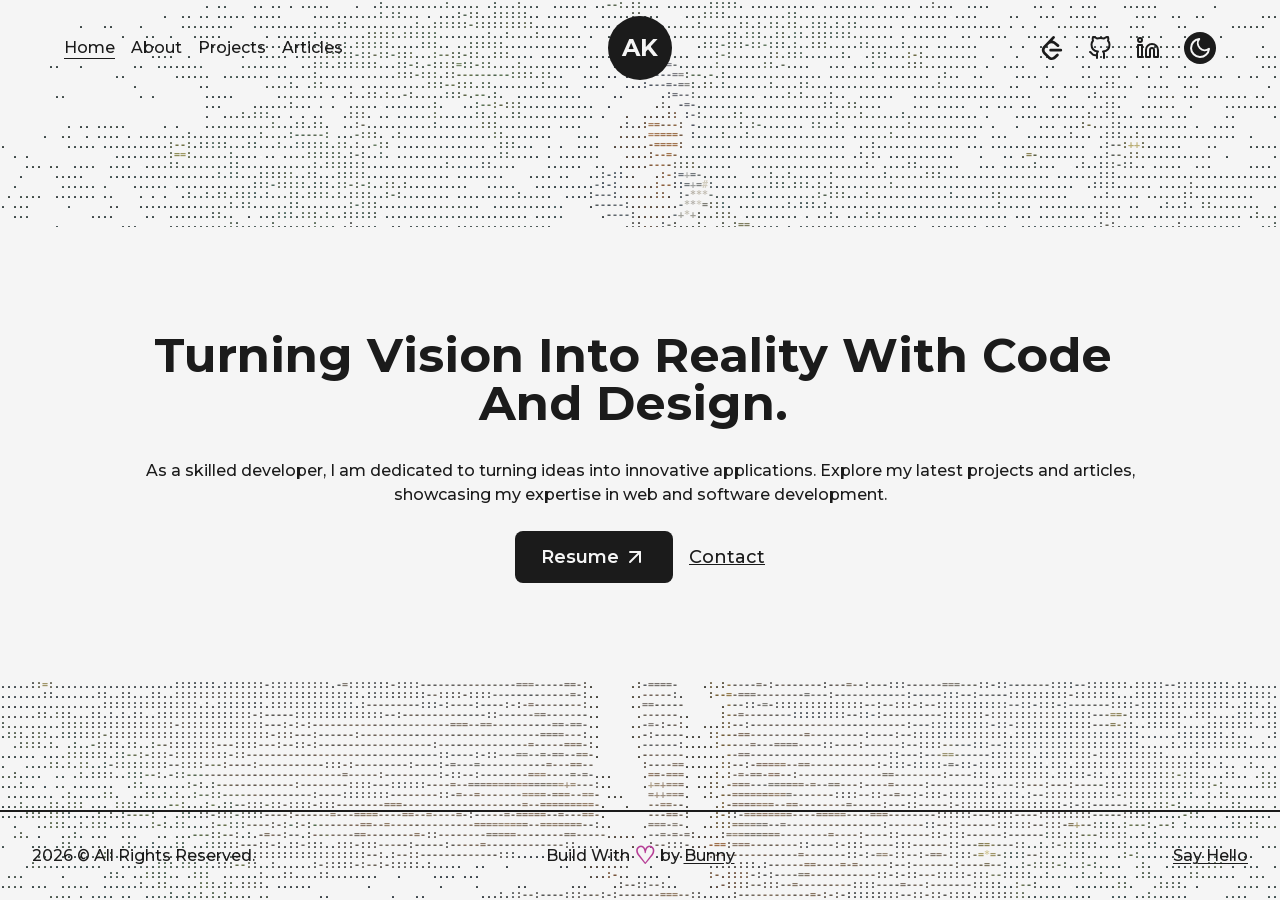
<file: index.html>
<!DOCTYPE html><html lang="en"><head><meta charSet="utf-8" data-next-head=""/><meta name="viewport" content="width=device-width, initial-scale=1" data-next-head=""/><link rel="icon" href="/favicon.ico" data-next-head=""/><title data-next-head="">Bunny&#x27;s Portfolio</title><meta name="description" content="any description" data-next-head=""/><link rel="preload" href="/_next/static/media/e8f2fbee2754df70-s.p.9b7a96b4.woff2" as="font" type="font/woff2" crossorigin="anonymous" data-next-font="size-adjust"/><link rel="preload" href="/_next/static/chunks/1e155dd1f45e8e40.css" as="style"/><link rel="stylesheet" href="/_next/static/chunks/1e155dd1f45e8e40.css" data-n-g=""/><noscript data-n-css=""></noscript><script src="/_next/static/chunks/4c7e157f5c8aa2e9.js" defer=""></script><script src="/_next/static/chunks/afe01d89e7d3299e.js" defer=""></script><script src="/_next/static/chunks/14b9b430172a5517.js" defer=""></script><script src="/_next/static/chunks/ed86aa16915d4415.js" defer=""></script><script src="/_next/static/chunks/44f6bc00d9aaf830.js" defer=""></script><script src="/_next/static/chunks/turbopack-789234d61b096b93.js" defer=""></script><script src="/_next/static/chunks/ad19dbccd1482ceb.js" defer=""></script><script src="/_next/static/chunks/turbopack-b327cb1dea957505.js" defer=""></script><script src="/_next/static/R3XZqpNcc5K1f2SI2dBQa/_ssgManifest.js" defer=""></script><script src="/_next/static/R3XZqpNcc5K1f2SI2dBQa/_buildManifest.js" defer=""></script></head><body><div id="__next"><main class="montserrat_c1e93944-module__Z2Gmiq__variable font-mont bg-light dark:bg-dark w-full min-h-screen text-dark dark:text-light flex flex-col h-[100dvh] overflow-hidden"><header class="w-full px-8 py-8 font-medium flex items-center justify-between dark:text-light relative z-50 lg:px-16 md:px-12 sm:px-8"><button class="flex-col justify-center items-center flex lg:hidden"><span class="bg-dark dark:bg-light block transition-all duration-300 ease-out h-0.5 w-6 rounded-sm -translate-y-0.5"></span><span class="bg-dark dark:bg-light block transition-all duration-300 ease-out h-0.5 w-6 rounded-sm my-0.5 opacity-100"></span><span class="bg-dark dark:bg-light block transition-all duration-300 ease-out h-0.5 w-6 rounded-sm translate-y-0.5"></span></button><div class="w-full justify-between items-center hidden lg:flex"><nav><a class="mr-4 relative group" href="/">Home<span class="h-[1px] inline-block bg-dark absolute left-0 -bottom-0.5 group-hover:w-full transition-[width] ease duration-300 w-full dark:bg-light"> </span></a><a class="mr-4 relative group" href="/about">About<span class="h-[1px] inline-block bg-dark absolute left-0 -bottom-0.5 group-hover:w-full transition-[width] ease duration-300 w-0 dark:bg-light"> </span></a><a class="mr-4 relative group" href="/projects">Projects<span class="h-[1px] inline-block bg-dark absolute left-0 -bottom-0.5 group-hover:w-full transition-[width] ease duration-300 w-0 dark:bg-light"> </span></a><a class="mr-4 relative group" href="/articles">Articles<span class="h-[1px] inline-block bg-dark absolute left-0 -bottom-0.5 group-hover:w-full transition-[width] ease duration-300 w-0 dark:bg-light"> </span></a></nav><nav class="flex items-center justify-center flex-wrap"><a href="https://leetcode.com/u/Anonymous5993" target="_blank" class="w-6 mx-3" tabindex="0"><svg xmlns="http://www.w3.org/2000/svg" width="24" height="24" viewBox="0 0 24 24" fill="currentColor"><path d="M13.483 0a1.37 1.37 0 0 0-.961.438L7.116 6.226l-3.854 4.126a5.3 5.3 0 0 0-1.209 2.104a5 5 0 0 0-.125.513a5.5 5.5 0 0 0 .062 2.362a6 6 0 0 0 .349 1.017a5.9 5.9 0 0 0 1.271 1.818l4.277 4.193l.039.038c2.248 2.165 5.852 2.133 8.063-.074l2.396-2.392c.54-.54.54-1.414.003-1.955a1.38 1.38 0 0 0-1.951-.003l-2.396 2.392a3.02 3.02 0 0 1-4.205.038l-.02-.019l-4.276-4.193c-.652-.64-.972-1.469-.948-2.263a2.7 2.7 0 0 1 .066-.523a2.55 2.55 0 0 1 .619-1.164L9.13 8.114c1.058-1.134 3.204-1.27 4.43-.278l3.501 2.831c.593.48 1.461.387 1.94-.207a1.384 1.384 0 0 0-.207-1.943l-3.5-2.831c-.8-.647-1.766-1.045-2.774-1.202l2.015-2.158A1.384 1.384 0 0 0 13.483 0m-2.866 12.815a1.38 1.38 0 0 0-1.38 1.382a1.38 1.38 0 0 0 1.38 1.382H20.79a1.38 1.38 0 0 0 1.38-1.382a1.38 1.38 0 0 0-1.38-1.382z"></path></svg></a><a href="https://github.com/akarthikbunny" target="_blank" class="w-6 mx-3" tabindex="0"><svg xmlns="http://www.w3.org/2000/svg" width="24" height="24" viewBox="0 0 24 24" fill="none" stroke="currentColor" stroke-width="2" stroke-linecap="round" stroke-linejoin="round"><path d="M9 19c-5 1.5-5-2.5-7-3m14 6v-3.87a3.37 3.37 0 0 0-.94-2.61c3.14-.35 6.44-1.54 6.44-7A5.44 5.44 0 0 0 20 4.77 5.07 5.07 0 0 0 19.91 1S18.73.65 16 2.48a13.38 13.38 0 0 0-7 0C6.27.65 5.09 1 5.09 1A5.07 5.07 0 0 0 5 4.77a5.44 5.44 0 0 0-1.5 3.78c0 5.42 3.3 6.61 6.44 7A3.37 3.37 0 0 0 9 18.13V22"></path></svg></a><a href="https://linkedin.com/in/akarthikbunny" target="_blank" class="w-6 mx-3" tabindex="0"><svg xmlns="http://www.w3.org/2000/svg" width="24" height="24" viewBox="0 0 24 24" fill="none" stroke="currentColor" stroke-width="2" stroke-linecap="round" stroke-linejoin="round"><path d="M16 8a6 6 0 0 1 6 6v7h-4v-7a2 2 0 0 0-2-2 2 2 0 0 0-2 2v7h-4v-7a6 6 0 0 1 6-6z"></path><rect x="2" y="9" width="4" height="12"></rect><circle cx="4" cy="4" r="2"></circle></svg></a><button class="ml-3 flex items-center justify-center rounded-full p-1 bg-light text-dark"><svg xmlns="http://www.w3.org/2000/svg" width="24" height="24" viewBox="0 0 24 24" fill="none" stroke="currentColor" stroke-width="2" stroke-linecap="round" stroke-linejoin="round" class="fill-dark"><path d="M21 12.79A9 9 0 1 1 11.21 3 7 7 0 0 0 21 12.79z"></path></svg></button></nav></div><div class="absolute left-[50%] top-2 translate-x-[-50%]"><div class="flex items-center justify-center mt-2"><a class="flex items-center justify-center" href="/"><div class="w-16 h-16 bg-dark text-light flex items-center justify-center rounded-full text-2xl font-bold border border-solid border-transparent dark:border-light" style="background-color:#1b1b1b">AK</div></a></div></div></header><div class="h-full flex-1 flex flex-col justify-center"><div class="fixed top-0 bottom-0 right-full w-screen h-screen z-[100] bg-primary dark:bg-primary-dark" style="width:100%;transform:translateX(100%)"></div><div class="fixed top-0 bottom-0 right-full w-screen h-screen z-[90] bg-light" style="width:100%;transform:translateX(100%)"></div><div class="fixed top-0 bottom-0 right-full w-screen h-screen z-[80] bg-dark" style="width:100%;transform:translateX(100%)"></div><canvas class="fixed top-0 left-0 w-full h-full z-0 pointer-events-none" style="touch-action:none"></canvas><main class="flex items-center text-dark w-full dark:text-light relative z-10"><div class="w-full h-full block z-0 bg-light p-4 dark:bg-dark xl:p-24 lg:p-16 md:p-12 pt-0 md:pt-16 sm:pt-8"><div class="flex items-center justify-between w-full flex-col xl:flex-col"><div class="w-full"></div><div class="w-full flex flex-col items-center self-center lg:text-center"><div class="w-full mx-auto py-2 flex items-center justify-center text-center overflow-hidden"><h1 class="inline-block w-full text-dark font-bold capitalize text-3xl sm:text-5xl lg:text-7xl xl:text-8xl dark:text-light 
                !text-3xl !text-center sm:!text-3xl md:!text-5xl lg:!text-6xl xl:!text-5xl" style="opacity:1"><span class="inline-block" style="opacity:0;transform:translateY(50px)">Turning<!-- --> </span><span class="inline-block" style="opacity:0;transform:translateY(50px)">Vision<!-- --> </span><span class="inline-block" style="opacity:0;transform:translateY(50px)">Into<!-- --> </span><span class="inline-block" style="opacity:0;transform:translateY(50px)">Reality<!-- --> </span><span class="inline-block" style="opacity:0;transform:translateY(50px)">With<!-- --> </span><span class="inline-block" style="opacity:0;transform:translateY(50px)">Code<!-- --> </span><span class="inline-block" style="opacity:0;transform:translateY(50px)">And<!-- --> </span><span class="inline-block" style="opacity:0;transform:translateY(50px)">Design.<!-- --> </span></h1></div><p class="my-4 text-xs font-medium sm:text-xs md:text-sm lg:text-base text-center lg:text-center pt-2">As a skilled developer, I am dedicated to turning ideas into innovative applications. Explore my latest projects and articles, showcasing my expertise in web and software development.</p><div class="flex items-center self-center mt-2 lg:self-center"><a target="_blank" class="flex items-center bg-dark text-light p-2 px-4 rounded-lg text-base font-semibold hover:bg-light hover:text-dark border-2 border-solid border-transparent hover:border-dark dark:bg-light dark:text-dark hover:dark:bg-dark hover:dark:text-light hover:dark:border-light md:p-2.5 md:px-6 md:text-lg" download="" href="/dummy.pdf">Resume <svg xmlns="http://www.w3.org/2000/svg" width="24" height="24" viewBox="0 0 24 24" fill="none" stroke="currentColor" stroke-width="2" stroke-linecap="round" stroke-linejoin="round" class="w-6 ml-1"><line x1="7" y1="17" x2="17" y2="7"></line><polyline points="7 7 17 7 17 17"></polyline></svg></a><a target="_blank" class="ml-4 text-base font-medium capitalize text-dark underline dark:text-light md:text-lg" href="mailto:arigekarthik36@gmail.com">Contact</a></div></div></div></div></main></div><footer class="w-full border-t-2 border-solid border-dark font-medium text-lg dark:text-light dark:border-light sm:text-base"><div class="relative w-full px-8 py-8 flex items-center justify-between flex-col lg:flex-row lg:py-8 font-medium text-sm sm:text-base"><span>2026<!-- --> <!-- -->© All Rights Reserved.</span><div class="flex items-center lg:py-2 lg:absolute lg:left-1/2 lg:-translate-x-1/2 lg:top-1/2 lg:-translate-y-1/2">Build With<!-- --> <span class="text-primary text-2xl px-1 dark:text-primary-dark font-bold">♡</span> <!-- -->by<!-- --> <a class="underline underline-offset-2" href="/">Bunny</a></div><a target="_blank" class="underline underline-offset-2" href="mailto:arigekarthik36@gmail.com">Say Hello</a></div></footer></main></div><script id="__NEXT_DATA__" type="application/json">{"props":{"pageProps":{"homeData":{"title":"Turning Vision Into Reality With Code And Design.","description":"As a skilled developer, I am dedicated to turning ideas into innovative applications. Explore my latest projects and articles, showcasing my expertise in web and software development.","resumeLink":"/dummy.pdf","email":"mailto:arigekarthik36@gmail.com","landscapeImage":"/landscape-me.png","portraitImage":"/portrait-me.png"},"siteData":{"navLinks":[{"href":"/","title":"Home"},{"href":"/about","title":"About"},{"href":"/projects","title":"Projects"},{"href":"/articles","title":"Articles"}],"socialLinks":[{"href":"https://leetcode.com/u/Anonymous5993","platform":"LeetCode","icon":"LeetCodeIcon"},{"href":"https://github.com/akarthikbunny","platform":"Github","icon":"GithubIcon"},{"href":"https://linkedin.com/in/akarthikbunny","platform":"LinkedIn","icon":"LinkedInIcon"}],"logo":{"backgroundColor":"#1b1b1b","hoverColors":["#121212","rgba(131,58,180,1)","rgba(253,29,29,1)","rgba(252,176,69,1)","rgba(131,58,180,1)","#121212"]},"footer":{"copyright":"© All Rights Reserved.","credit":"Build With","creditPost":"by","creditLinkText":"Bunny","creditLink":"/","contactLinkText":"Say Hello","contactLink":"mailto:arigekarthik36@gmail.com"},"metadata":{"icon":"/favicon.ico","viewport":"width=device-width, initial-scale=1","home":{"title":"Bunny's Portfolio","description":"any description"},"about":{"title":"Bunny | About Page","description":"any description"},"projects":{"title":"Bunny | Projects Page","description":"any description"},"articles":{"title":"Bunny | Articles Page","description":"any description"}}}},"__N_SSG":true},"page":"/","query":{},"buildId":"R3XZqpNcc5K1f2SI2dBQa","isFallback":false,"gsp":true,"scriptLoader":[]}</script></body></html>
</file>
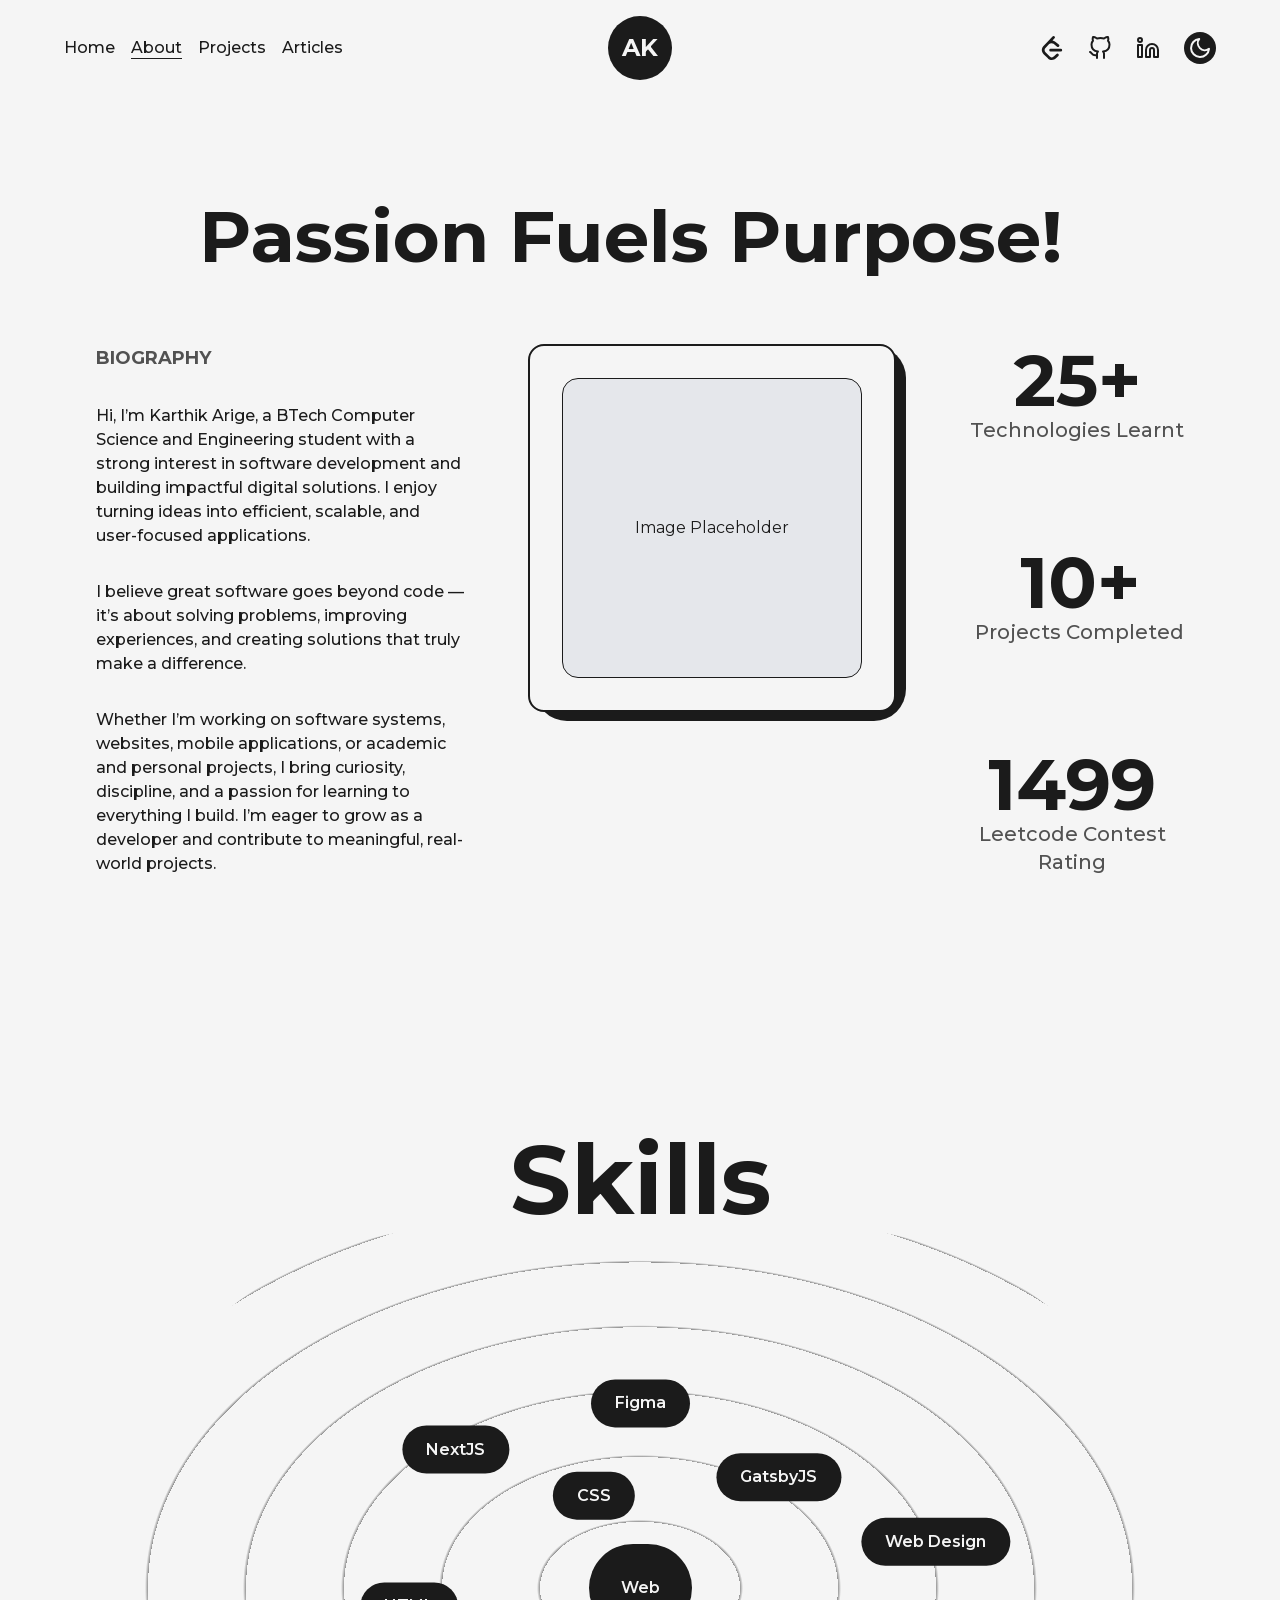
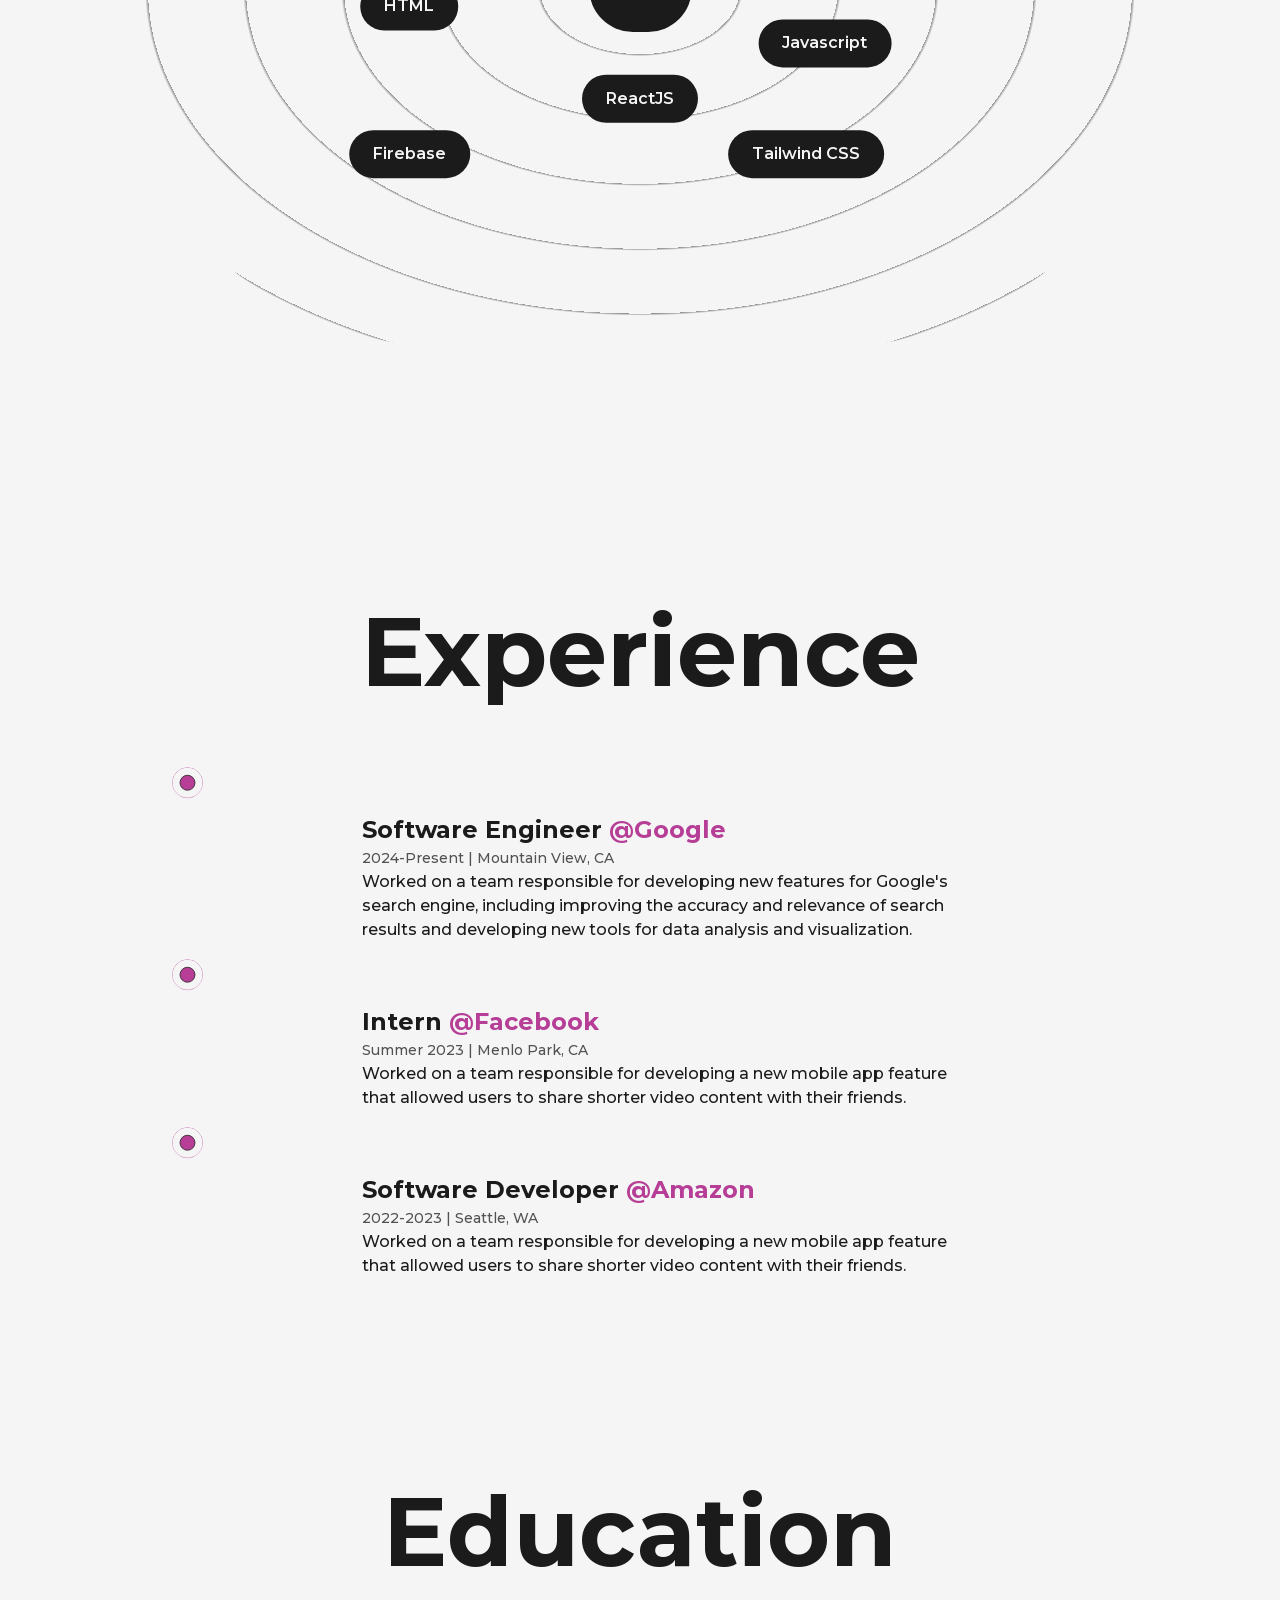
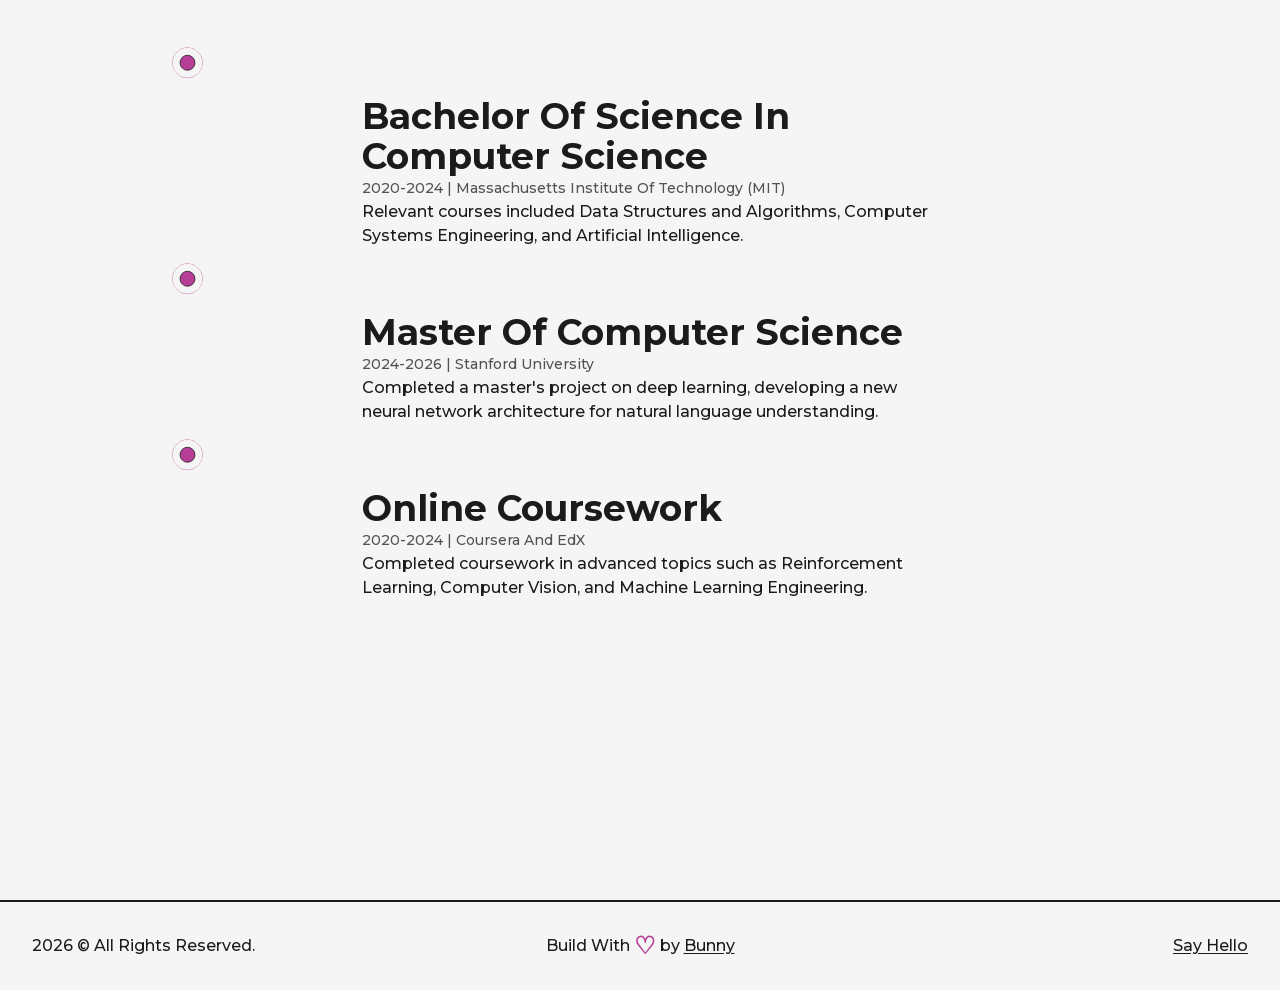
<file: about.html>
<!DOCTYPE html><html lang="en"><head><meta charSet="utf-8" data-next-head=""/><meta name="viewport" content="width=device-width, initial-scale=1" data-next-head=""/><link rel="icon" href="/favicon.ico" data-next-head=""/><title data-next-head="">Bunny | About Page</title><meta name="description" content="any description" data-next-head=""/><link rel="preload" href="/_next/static/media/e8f2fbee2754df70-s.p.9b7a96b4.woff2" as="font" type="font/woff2" crossorigin="anonymous" data-next-font="size-adjust"/><link rel="preload" href="/_next/static/chunks/1e155dd1f45e8e40.css" as="style"/><link rel="stylesheet" href="/_next/static/chunks/1e155dd1f45e8e40.css" data-n-g=""/><noscript data-n-css=""></noscript><script src="/_next/static/chunks/4c7e157f5c8aa2e9.js" defer=""></script><script src="/_next/static/chunks/afe01d89e7d3299e.js" defer=""></script><script src="/_next/static/chunks/14b9b430172a5517.js" defer=""></script><script src="/_next/static/chunks/ed86aa16915d4415.js" defer=""></script><script src="/_next/static/chunks/44f6bc00d9aaf830.js" defer=""></script><script src="/_next/static/chunks/turbopack-789234d61b096b93.js" defer=""></script><script src="/_next/static/chunks/46927c611ccde3aa.js" defer=""></script><script src="/_next/static/chunks/2b7a924b6b9864c6.js" defer=""></script><script src="/_next/static/chunks/turbopack-fc909760cac9773b.js" defer=""></script><script src="/_next/static/R3XZqpNcc5K1f2SI2dBQa/_ssgManifest.js" defer=""></script><script src="/_next/static/R3XZqpNcc5K1f2SI2dBQa/_buildManifest.js" defer=""></script></head><body><div id="__next"><main class="montserrat_c1e93944-module__Z2Gmiq__variable font-mont bg-light dark:bg-dark w-full min-h-screen text-dark dark:text-light flex flex-col "><header class="w-full px-8 py-8 font-medium flex items-center justify-between dark:text-light relative z-50 lg:px-16 md:px-12 sm:px-8"><button class="flex-col justify-center items-center flex lg:hidden"><span class="bg-dark dark:bg-light block transition-all duration-300 ease-out h-0.5 w-6 rounded-sm -translate-y-0.5"></span><span class="bg-dark dark:bg-light block transition-all duration-300 ease-out h-0.5 w-6 rounded-sm my-0.5 opacity-100"></span><span class="bg-dark dark:bg-light block transition-all duration-300 ease-out h-0.5 w-6 rounded-sm translate-y-0.5"></span></button><div class="w-full justify-between items-center hidden lg:flex"><nav><a class="mr-4 relative group" href="/">Home<span class="h-[1px] inline-block bg-dark absolute left-0 -bottom-0.5 group-hover:w-full transition-[width] ease duration-300 w-0 dark:bg-light"> </span></a><a class="mr-4 relative group" href="/about">About<span class="h-[1px] inline-block bg-dark absolute left-0 -bottom-0.5 group-hover:w-full transition-[width] ease duration-300 w-full dark:bg-light"> </span></a><a class="mr-4 relative group" href="/projects">Projects<span class="h-[1px] inline-block bg-dark absolute left-0 -bottom-0.5 group-hover:w-full transition-[width] ease duration-300 w-0 dark:bg-light"> </span></a><a class="mr-4 relative group" href="/articles">Articles<span class="h-[1px] inline-block bg-dark absolute left-0 -bottom-0.5 group-hover:w-full transition-[width] ease duration-300 w-0 dark:bg-light"> </span></a></nav><nav class="flex items-center justify-center flex-wrap"><a href="https://leetcode.com/u/Anonymous5993" target="_blank" class="w-6 mx-3" tabindex="0"><svg xmlns="http://www.w3.org/2000/svg" width="24" height="24" viewBox="0 0 24 24" fill="currentColor"><path d="M13.483 0a1.37 1.37 0 0 0-.961.438L7.116 6.226l-3.854 4.126a5.3 5.3 0 0 0-1.209 2.104a5 5 0 0 0-.125.513a5.5 5.5 0 0 0 .062 2.362a6 6 0 0 0 .349 1.017a5.9 5.9 0 0 0 1.271 1.818l4.277 4.193l.039.038c2.248 2.165 5.852 2.133 8.063-.074l2.396-2.392c.54-.54.54-1.414.003-1.955a1.38 1.38 0 0 0-1.951-.003l-2.396 2.392a3.02 3.02 0 0 1-4.205.038l-.02-.019l-4.276-4.193c-.652-.64-.972-1.469-.948-2.263a2.7 2.7 0 0 1 .066-.523a2.55 2.55 0 0 1 .619-1.164L9.13 8.114c1.058-1.134 3.204-1.27 4.43-.278l3.501 2.831c.593.48 1.461.387 1.94-.207a1.384 1.384 0 0 0-.207-1.943l-3.5-2.831c-.8-.647-1.766-1.045-2.774-1.202l2.015-2.158A1.384 1.384 0 0 0 13.483 0m-2.866 12.815a1.38 1.38 0 0 0-1.38 1.382a1.38 1.38 0 0 0 1.38 1.382H20.79a1.38 1.38 0 0 0 1.38-1.382a1.38 1.38 0 0 0-1.38-1.382z"></path></svg></a><a href="https://github.com/akarthikbunny" target="_blank" class="w-6 mx-3" tabindex="0"><svg xmlns="http://www.w3.org/2000/svg" width="24" height="24" viewBox="0 0 24 24" fill="none" stroke="currentColor" stroke-width="2" stroke-linecap="round" stroke-linejoin="round"><path d="M9 19c-5 1.5-5-2.5-7-3m14 6v-3.87a3.37 3.37 0 0 0-.94-2.61c3.14-.35 6.44-1.54 6.44-7A5.44 5.44 0 0 0 20 4.77 5.07 5.07 0 0 0 19.91 1S18.73.65 16 2.48a13.38 13.38 0 0 0-7 0C6.27.65 5.09 1 5.09 1A5.07 5.07 0 0 0 5 4.77a5.44 5.44 0 0 0-1.5 3.78c0 5.42 3.3 6.61 6.44 7A3.37 3.37 0 0 0 9 18.13V22"></path></svg></a><a href="https://linkedin.com/in/akarthikbunny" target="_blank" class="w-6 mx-3" tabindex="0"><svg xmlns="http://www.w3.org/2000/svg" width="24" height="24" viewBox="0 0 24 24" fill="none" stroke="currentColor" stroke-width="2" stroke-linecap="round" stroke-linejoin="round"><path d="M16 8a6 6 0 0 1 6 6v7h-4v-7a2 2 0 0 0-2-2 2 2 0 0 0-2 2v7h-4v-7a6 6 0 0 1 6-6z"></path><rect x="2" y="9" width="4" height="12"></rect><circle cx="4" cy="4" r="2"></circle></svg></a><button class="ml-3 flex items-center justify-center rounded-full p-1 bg-light text-dark"><svg xmlns="http://www.w3.org/2000/svg" width="24" height="24" viewBox="0 0 24 24" fill="none" stroke="currentColor" stroke-width="2" stroke-linecap="round" stroke-linejoin="round" class="fill-dark"><path d="M21 12.79A9 9 0 1 1 11.21 3 7 7 0 0 0 21 12.79z"></path></svg></button></nav></div><div class="absolute left-[50%] top-2 translate-x-[-50%]"><div class="flex items-center justify-center mt-2"><a class="flex items-center justify-center" href="/"><div class="w-16 h-16 bg-dark text-light flex items-center justify-center rounded-full text-2xl font-bold border border-solid border-transparent dark:border-light" style="background-color:#1b1b1b">AK</div></a></div></div></header><div class="h-full flex-1 flex flex-col justify-center"><div class="fixed top-0 bottom-0 right-full w-screen h-screen z-[100] bg-primary dark:bg-primary-dark" style="width:100%;transform:translateX(100%)"></div><div class="fixed top-0 bottom-0 right-full w-screen h-screen z-[90] bg-light" style="width:100%;transform:translateX(100%)"></div><div class="fixed top-0 bottom-0 right-full w-screen h-screen z-[80] bg-dark" style="width:100%;transform:translateX(100%)"></div><main class="flex w-full flex-col items-center justify-center"><div class="w-full h-full block z-0 bg-light p-4 dark:bg-dark xl:p-24 lg:p-16 md:p-12 pt-16"><div class="w-full mx-auto py-2 flex items-center justify-center text-center overflow-hidden"><h1 class="inline-block w-full text-dark font-bold capitalize text-3xl sm:text-5xl lg:text-7xl xl:text-8xl dark:text-light 
                mb-16 !text-3xl sm:!text-4xl md:!text-6xl lg:!text-7xl" style="opacity:1"><span class="inline-block" style="opacity:0;transform:translateY(50px)">Passion<!-- --> </span><span class="inline-block" style="opacity:0;transform:translateY(50px)">Fuels<!-- --> </span><span class="inline-block" style="opacity:0;transform:translateY(50px)">Purpose!<!-- --> </span></h1></div><div class="grid w-full grid-cols-8 gap-8 sm:gap-16"><div class="col-span-8 flex flex-col items-start justify-start xl:col-span-3 order-2 xl:order-1"><h2 class="mb-4 text-lg font-bold uppercase text-dark/75 dark:text-light/75">Biography</h2><p class="font-medium my-4 first:mt-0 last:mb-0">Hi, I’m Karthik Arige, a BTech Computer Science and Engineering student with a strong interest in software development and building impactful digital solutions. I enjoy turning ideas into efficient, scalable, and user-focused applications.</p><p class="font-medium my-4 first:mt-0 last:mb-0">I believe great software goes beyond code — it’s about solving problems, improving experiences, and creating solutions that truly make a difference.</p><p class="font-medium my-4 first:mt-0 last:mb-0">Whether I’m working on software systems, websites, mobile applications, or academic and personal projects, I bring curiosity, discipline, and a passion for learning to everything I build. I’m eager to grow as a developer and contribute to meaningful, real-world projects.</p></div><div class="col-span-8 relative h-max rounded-2xl border-2 border-solid border-dark bg-light p-8 dark:bg-dark dark:border-light xl:col-span-3 order-1 xl:order-2"><div class="absolute top-0 -right-3 -z-10 w-[102%] h-[103%] rounded-[2rem] bg-dark dark:bg-light"></div><div class="w-full h-auto rounded-2xl bg-gray-200 aspect-square flex items-center justify-center border border-dark dark:border-light text-dark">Image Placeholder</div></div><div class="col-span-8 flex flex-row items-center justify-between xl:col-span-2 xl:flex-col xl:items-end order-3 xl:order-3"><div class="flex flex-col items-center justify-center xl:items-center"><span class="inline-block text-3xl font-bold md:text-6xl sm:text-5xl xl:text-7xl"><span></span>+</span><h2 class="text-xs font-medium capitalize text-dark/75 dark:text-light/75 xl:text-center md:text-lg sm:text-base xl:text-xl">technologies learnt</h2></div><div class="flex flex-col items-center justify-center xl:items-center"><span class="inline-block text-3xl font-bold md:text-6xl sm:text-5xl xl:text-7xl"><span></span>+</span><h2 class="text-xs font-medium capitalize text-dark/75 dark:text-light/75 xl:text-center md:text-lg sm:text-base xl:text-xl">projects completed</h2></div><div class="flex flex-col items-center justify-center xl:items-center"><span class="inline-block text-3xl font-bold md:text-6xl sm:text-5xl xl:text-7xl"><span></span></span><h2 class="text-xs font-medium capitalize text-dark/75 dark:text-light/75 xl:text-center md:text-lg sm:text-base xl:text-xl">leetcode contest rating</h2></div></div></div><h2 class="font-bold text-4xl md:text-8xl mt-64 w-full text-center">Skills</h2><div class="w-full relative flex items-center justify-center rounded-full bg-circular-light-sm dark:bg-circular-dark-sm lg:h-[80vh] sm:h-[60vh] h-[50vh] lg:bg-circular-light lg:dark:bg-circular-dark md:bg-circular-light-md md:dark:bg-circular-dark-md mb-64 md:mb-32 "><div class="flex items-center justify-center rounded-full font-semibold bg-dark text-light p-2 lg:p-8 text-xs lg:text-base shadow-dark cursor-pointer dark:text-dark dark:bg-light z-10">Web</div><div class="flex items-center justify-center rounded-full font-semibold bg-dark text-light py-1.5 px-3 md:py-3 md:px-6 text-xs md:text-base shadow-dark cursor-pointer absolute dark:text-dark dark:bg-light" style="opacity:0;transform:none">HTML</div><div class="flex items-center justify-center rounded-full font-semibold bg-dark text-light py-1.5 px-3 md:py-3 md:px-6 text-xs md:text-base shadow-dark cursor-pointer absolute dark:text-dark dark:bg-light" style="opacity:0;transform:none">CSS</div><div class="flex items-center justify-center rounded-full font-semibold bg-dark text-light py-1.5 px-3 md:py-3 md:px-6 text-xs md:text-base shadow-dark cursor-pointer absolute dark:text-dark dark:bg-light" style="opacity:0;transform:none">Javascript</div><div class="flex items-center justify-center rounded-full font-semibold bg-dark text-light py-1.5 px-3 md:py-3 md:px-6 text-xs md:text-base shadow-dark cursor-pointer absolute dark:text-dark dark:bg-light" style="opacity:0;transform:none">ReactJS</div><div class="flex items-center justify-center rounded-full font-semibold bg-dark text-light py-1.5 px-3 md:py-3 md:px-6 text-xs md:text-base shadow-dark cursor-pointer absolute dark:text-dark dark:bg-light" style="opacity:0;transform:none">NextJS</div><div class="flex items-center justify-center rounded-full font-semibold bg-dark text-light py-1.5 px-3 md:py-3 md:px-6 text-xs md:text-base shadow-dark cursor-pointer absolute dark:text-dark dark:bg-light" style="opacity:0;transform:none">GatsbyJS</div><div class="flex items-center justify-center rounded-full font-semibold bg-dark text-light py-1.5 px-3 md:py-3 md:px-6 text-xs md:text-base shadow-dark cursor-pointer absolute dark:text-dark dark:bg-light" style="opacity:0;transform:none">Web Design</div><div class="flex items-center justify-center rounded-full font-semibold bg-dark text-light py-1.5 px-3 md:py-3 md:px-6 text-xs md:text-base shadow-dark cursor-pointer absolute dark:text-dark dark:bg-light" style="opacity:0;transform:none">Figma</div><div class="flex items-center justify-center rounded-full font-semibold bg-dark text-light py-1.5 px-3 md:py-3 md:px-6 text-xs md:text-base shadow-dark cursor-pointer absolute dark:text-dark dark:bg-light" style="opacity:0;transform:none">Firebase</div><div class="flex items-center justify-center rounded-full font-semibold bg-dark text-light py-1.5 px-3 md:py-3 md:px-6 text-xs md:text-base shadow-dark cursor-pointer absolute dark:text-dark dark:bg-light" style="opacity:0;transform:none">Tailwind CSS</div></div><div class="my-64"><h2 class="font-bold text-4xl md:text-8xl mb-32 w-full text-center md:mb-16">Experience</h2><div class="w-full mx-auto relative lg:w-[90%] md:w-full"><div class="absolute left-[25px] md:left-[37.5px] lg:left-[37.5px] top-0 w-[2px] md:w-[4px] h-full bg-dark origin-top dark:bg-primary-dark" style="transform:scaleY(0)"></div><ul class="w-full flex flex-col items-start justify-between pl-20 md:pl-0 md:ml-4"><li class="my-8 first:mt-0 last:mb-0 w-full md:w-[60%] mx-auto flex flex-col items-center justify-between"><figure class="absolute left-0 stroke-dark dark:stroke-light"><svg class="-rotate-90 w-[50px] h-[50px] md:w-[75px] md:h-[75px]" viewBox="0 0 100 100"><circle cx="75" cy="50" r="20" class="stroke-primary stroke-1 fill-none dark:stroke-primary-dark"></circle><circle cx="75" cy="50" r="20" class="stroke-[3px] md:stroke-[5px] fill-light dark:fill-dark" pathLength="1" stroke-dashoffset="0px" stroke-dasharray="0px 1px"></circle><circle cx="75" cy="50" r="10" class="animate-pulse stroke-1 fill-primary dark:fill-primary-dark"></circle></svg></figure><div style="transform:translateY(50px)"><h3 class="capitalize font-bold text-xl md:text-2xl">Software Engineer<!-- --> <a href="www.google.com" target="_blank" rel="noopener noreferrer" class="text-primary capitalize dark:text-primary-dark">@<!-- -->Google</a></h3><span class="capitalize font-medium text-dark/75 dark:text-light/75 text-xs md:text-sm">2024-Present<!-- --> | <!-- -->Mountain View, CA</span><p class="font-medium w-full text-sm md:text-base">Worked on a team responsible for developing new features for Google&#x27;s 
search engine, including improving the accuracy and relevance of search results and 
developing new tools for data analysis and visualization.
</p></div></li><li class="my-8 first:mt-0 last:mb-0 w-full md:w-[60%] mx-auto flex flex-col items-center justify-between"><figure class="absolute left-0 stroke-dark dark:stroke-light"><svg class="-rotate-90 w-[50px] h-[50px] md:w-[75px] md:h-[75px]" viewBox="0 0 100 100"><circle cx="75" cy="50" r="20" class="stroke-primary stroke-1 fill-none dark:stroke-primary-dark"></circle><circle cx="75" cy="50" r="20" class="stroke-[3px] md:stroke-[5px] fill-light dark:fill-dark" pathLength="1" stroke-dashoffset="0px" stroke-dasharray="0px 1px"></circle><circle cx="75" cy="50" r="10" class="animate-pulse stroke-1 fill-primary dark:fill-primary-dark"></circle></svg></figure><div style="transform:translateY(50px)"><h3 class="capitalize font-bold text-xl md:text-2xl">Intern<!-- --> <a href="www.facebook.com" target="_blank" rel="noopener noreferrer" class="text-primary capitalize dark:text-primary-dark">@<!-- -->Facebook</a></h3><span class="capitalize font-medium text-dark/75 dark:text-light/75 text-xs md:text-sm">Summer 2023<!-- --> | <!-- -->Menlo Park, CA</span><p class="font-medium w-full text-sm md:text-base">Worked on a team responsible for developing a new mobile app feature that allowed users to share shorter video content with their friends.</p></div></li><li class="my-8 first:mt-0 last:mb-0 w-full md:w-[60%] mx-auto flex flex-col items-center justify-between"><figure class="absolute left-0 stroke-dark dark:stroke-light"><svg class="-rotate-90 w-[50px] h-[50px] md:w-[75px] md:h-[75px]" viewBox="0 0 100 100"><circle cx="75" cy="50" r="20" class="stroke-primary stroke-1 fill-none dark:stroke-primary-dark"></circle><circle cx="75" cy="50" r="20" class="stroke-[3px] md:stroke-[5px] fill-light dark:fill-dark" pathLength="1" stroke-dashoffset="0px" stroke-dasharray="0px 1px"></circle><circle cx="75" cy="50" r="10" class="animate-pulse stroke-1 fill-primary dark:fill-primary-dark"></circle></svg></figure><div style="transform:translateY(50px)"><h3 class="capitalize font-bold text-xl md:text-2xl">Software Developer<!-- --> <a href="www.amazon.com" target="_blank" rel="noopener noreferrer" class="text-primary capitalize dark:text-primary-dark">@<!-- -->Amazon</a></h3><span class="capitalize font-medium text-dark/75 dark:text-light/75 text-xs md:text-sm">2022-2023<!-- --> | <!-- -->Seattle, WA</span><p class="font-medium w-full text-sm md:text-base">Worked on a team responsible for developing a new mobile app feature that allowed users to share shorter video content with their friends.</p></div></li></ul></div></div><div class="my-64"><h2 class="font-bold text-4xl md:text-8xl mb-32 w-full text-center md:mb-16">Education</h2><div class="w-full mx-auto relative lg:w-[90%] md:w-full"><div class="absolute left-[25px] md:left-[37.5px] lg:left-[37.5px] top-0 w-[2px] md:w-[4px] h-full bg-dark origin-top dark:bg-primary-dark" style="transform:scaleY(0)"></div><ul class="w-full flex flex-col items-start justify-between pl-20 md:pl-0 md:ml-4"><li class="my-8 first:mt-0 last:mb-0 w-full md:w-[60%] mx-auto flex flex-col items-center justify-between"><figure class="absolute left-0 stroke-dark dark:stroke-light"><svg class="-rotate-90 w-[50px] h-[50px] md:w-[75px] md:h-[75px]" viewBox="0 0 100 100"><circle cx="75" cy="50" r="20" class="stroke-primary stroke-1 fill-none dark:stroke-primary-dark"></circle><circle cx="75" cy="50" r="20" class="stroke-[3px] md:stroke-[5px] fill-light dark:fill-dark" pathLength="1" stroke-dashoffset="0px" stroke-dasharray="0px 1px"></circle><circle cx="75" cy="50" r="10" class="animate-pulse stroke-1 fill-primary dark:fill-primary-dark"></circle></svg></figure><div style="transform:translateY(50px)"><h3 class="capitalize font-bold text-xl md:text-2xl md:text-4xl sm:text-xl xs:text-xl">Bachelor Of Science In Computer Science</h3><span class="capitalize font-medium text-dark/75 dark:text-light/75 text-xs md:text-sm">2020-2024<!-- --> | <!-- -->Massachusetts Institute Of Technology (MIT)</span><p class="font-medium w-full text-sm md:text-base">Relevant courses included Data Structures and Algorithms, Computer Systems Engineering, and Artificial Intelligence.</p></div></li><li class="my-8 first:mt-0 last:mb-0 w-full md:w-[60%] mx-auto flex flex-col items-center justify-between"><figure class="absolute left-0 stroke-dark dark:stroke-light"><svg class="-rotate-90 w-[50px] h-[50px] md:w-[75px] md:h-[75px]" viewBox="0 0 100 100"><circle cx="75" cy="50" r="20" class="stroke-primary stroke-1 fill-none dark:stroke-primary-dark"></circle><circle cx="75" cy="50" r="20" class="stroke-[3px] md:stroke-[5px] fill-light dark:fill-dark" pathLength="1" stroke-dashoffset="0px" stroke-dasharray="0px 1px"></circle><circle cx="75" cy="50" r="10" class="animate-pulse stroke-1 fill-primary dark:fill-primary-dark"></circle></svg></figure><div style="transform:translateY(50px)"><h3 class="capitalize font-bold text-xl md:text-2xl md:text-4xl sm:text-xl xs:text-xl">Master Of Computer Science</h3><span class="capitalize font-medium text-dark/75 dark:text-light/75 text-xs md:text-sm">2024-2026<!-- --> | <!-- -->Stanford University</span><p class="font-medium w-full text-sm md:text-base">Completed a master&#x27;s project on deep learning, developing a new neural network architecture for natural language understanding.</p></div></li><li class="my-8 first:mt-0 last:mb-0 w-full md:w-[60%] mx-auto flex flex-col items-center justify-between"><figure class="absolute left-0 stroke-dark dark:stroke-light"><svg class="-rotate-90 w-[50px] h-[50px] md:w-[75px] md:h-[75px]" viewBox="0 0 100 100"><circle cx="75" cy="50" r="20" class="stroke-primary stroke-1 fill-none dark:stroke-primary-dark"></circle><circle cx="75" cy="50" r="20" class="stroke-[3px] md:stroke-[5px] fill-light dark:fill-dark" pathLength="1" stroke-dashoffset="0px" stroke-dasharray="0px 1px"></circle><circle cx="75" cy="50" r="10" class="animate-pulse stroke-1 fill-primary dark:fill-primary-dark"></circle></svg></figure><div style="transform:translateY(50px)"><h3 class="capitalize font-bold text-xl md:text-2xl md:text-4xl sm:text-xl xs:text-xl">Online Coursework</h3><span class="capitalize font-medium text-dark/75 dark:text-light/75 text-xs md:text-sm">2020-2024<!-- --> | <!-- -->Coursera And EdX</span><p class="font-medium w-full text-sm md:text-base">Completed coursework in advanced topics such as Reinforcement Learning, Computer Vision, and Machine Learning Engineering.</p></div></li></ul></div></div></div></main></div><footer class="w-full border-t-2 border-solid border-dark font-medium text-lg dark:text-light dark:border-light sm:text-base"><div class="relative w-full px-8 py-8 flex items-center justify-between flex-col lg:flex-row lg:py-8 font-medium text-sm sm:text-base"><span>2026<!-- --> <!-- -->© All Rights Reserved.</span><div class="flex items-center lg:py-2 lg:absolute lg:left-1/2 lg:-translate-x-1/2 lg:top-1/2 lg:-translate-y-1/2">Build With<!-- --> <span class="text-primary text-2xl px-1 dark:text-primary-dark font-bold">♡</span> <!-- -->by<!-- --> <a class="underline underline-offset-2" href="/">Bunny</a></div><a target="_blank" class="underline underline-offset-2" href="mailto:arigekarthik36@gmail.com">Say Hello</a></div></footer></main></div><script id="__NEXT_DATA__" type="application/json">{"props":{"pageProps":{"skillsData":{"Web":[{"name":"HTML","x":"-25vw","y":"2vw"},{"name":"CSS","x":"-5vw","y":"-10vw"},{"name":"Javascript","x":"20vw","y":"6vw"},{"name":"ReactJS","x":"0vw","y":"12vw"},{"name":"NextJS","x":"-20vw","y":"-15vw"},{"name":"GatsbyJS","x":"15vw","y":"-12vw"},{"name":"Web Design","x":"32vw","y":"-5vw"},{"name":"Figma","x":"0vw","y":"-20vw"},{"name":"Firebase","x":"-25vw","y":"18vw"},{"name":"Tailwind CSS","x":"18vw","y":"18vw"}],"Mobile":[{"name":"React Native","x":"-20vw","y":"-10vw"},{"name":"iOS","x":"15vw","y":"10vw"},{"name":"Android","x":"0vw","y":"-15vw"},{"name":"Flutter","x":"-25vw","y":"5vw"},{"name":"Kotlin","x":"20vw","y":"-5vw"}],"Backend":[{"name":"NodeJS","x":"-15vw","y":"-10vw"},{"name":"Express","x":"15vw","y":"10vw"},{"name":"MongoDB","x":"0vw","y":"-18vw"},{"name":"SQL","x":"-20vw","y":"5vw"},{"name":"GraphQL","x":"20vw","y":"-5vw"},{"name":"AWS","x":"0vw","y":"18vw"}]},"experienceData":[{"position":"Software Engineer","company":"Google","companyLink":"www.google.com","time":"2024-Present","address":"Mountain View, CA","work":"Worked on a team responsible for developing new features for Google's \nsearch engine, including improving the accuracy and relevance of search results and \ndeveloping new tools for data analysis and visualization.\n"},{"position":"Intern","company":"Facebook","companyLink":"www.facebook.com","time":"Summer 2023","address":"Menlo Park, CA","work":"Worked on a team responsible for developing a new mobile app feature that allowed users to share shorter video content with their friends."},{"position":"Software Developer","company":"Amazon","companyLink":"www.amazon.com","time":"2022-2023","address":"Seattle, WA","work":"Worked on a team responsible for developing a new mobile app feature that allowed users to share shorter video content with their friends."}],"educationData":[{"type":"Bachelor Of Science In Computer Science","time":"2020-2024","place":"Massachusetts Institute Of Technology (MIT)","info":"Relevant courses included Data Structures and Algorithms, Computer Systems Engineering, and Artificial Intelligence."},{"type":"Master Of Computer Science","time":"2024-2026","place":"Stanford University","info":"Completed a master's project on deep learning, developing a new neural network architecture for natural language understanding."},{"type":"Online Coursework","time":"2020-2024","place":"Coursera And EdX","info":"Completed coursework in advanced topics such as Reinforcement Learning, Computer Vision, and Machine Learning Engineering."}],"biographyData":{"title":"Biography","paragraphs":["Hi, I’m Karthik Arige, a BTech Computer Science and Engineering student with a strong interest in software development and building impactful digital solutions. I enjoy turning ideas into efficient, scalable, and user-focused applications.","I believe great software goes beyond code — it’s about solving problems, improving experiences, and creating solutions that truly make a difference.","Whether I’m working on software systems, websites, mobile applications, or academic and personal projects, I bring curiosity, discipline, and a passion for learning to everything I build. I’m eager to grow as a developer and contribute to meaningful, real-world projects."],"stats":{"techs":25,"projects":10,"contest":1503},"image":"Image Placeholder"},"siteData":{"navLinks":[{"href":"/","title":"Home"},{"href":"/about","title":"About"},{"href":"/projects","title":"Projects"},{"href":"/articles","title":"Articles"}],"socialLinks":[{"href":"https://leetcode.com/u/Anonymous5993","platform":"LeetCode","icon":"LeetCodeIcon"},{"href":"https://github.com/akarthikbunny","platform":"Github","icon":"GithubIcon"},{"href":"https://linkedin.com/in/akarthikbunny","platform":"LinkedIn","icon":"LinkedInIcon"}],"logo":{"backgroundColor":"#1b1b1b","hoverColors":["#121212","rgba(131,58,180,1)","rgba(253,29,29,1)","rgba(252,176,69,1)","rgba(131,58,180,1)","#121212"]},"footer":{"copyright":"© All Rights Reserved.","credit":"Build With","creditPost":"by","creditLinkText":"Bunny","creditLink":"/","contactLinkText":"Say Hello","contactLink":"mailto:arigekarthik36@gmail.com"},"metadata":{"icon":"/favicon.ico","viewport":"width=device-width, initial-scale=1","home":{"title":"Bunny's Portfolio","description":"any description"},"about":{"title":"Bunny | About Page","description":"any description"},"projects":{"title":"Bunny | Projects Page","description":"any description"},"articles":{"title":"Bunny | Articles Page","description":"any description"}}}},"__N_SSG":true},"page":"/about","query":{},"buildId":"R3XZqpNcc5K1f2SI2dBQa","isFallback":false,"gsp":true,"scriptLoader":[]}</script></body></html>
</file>
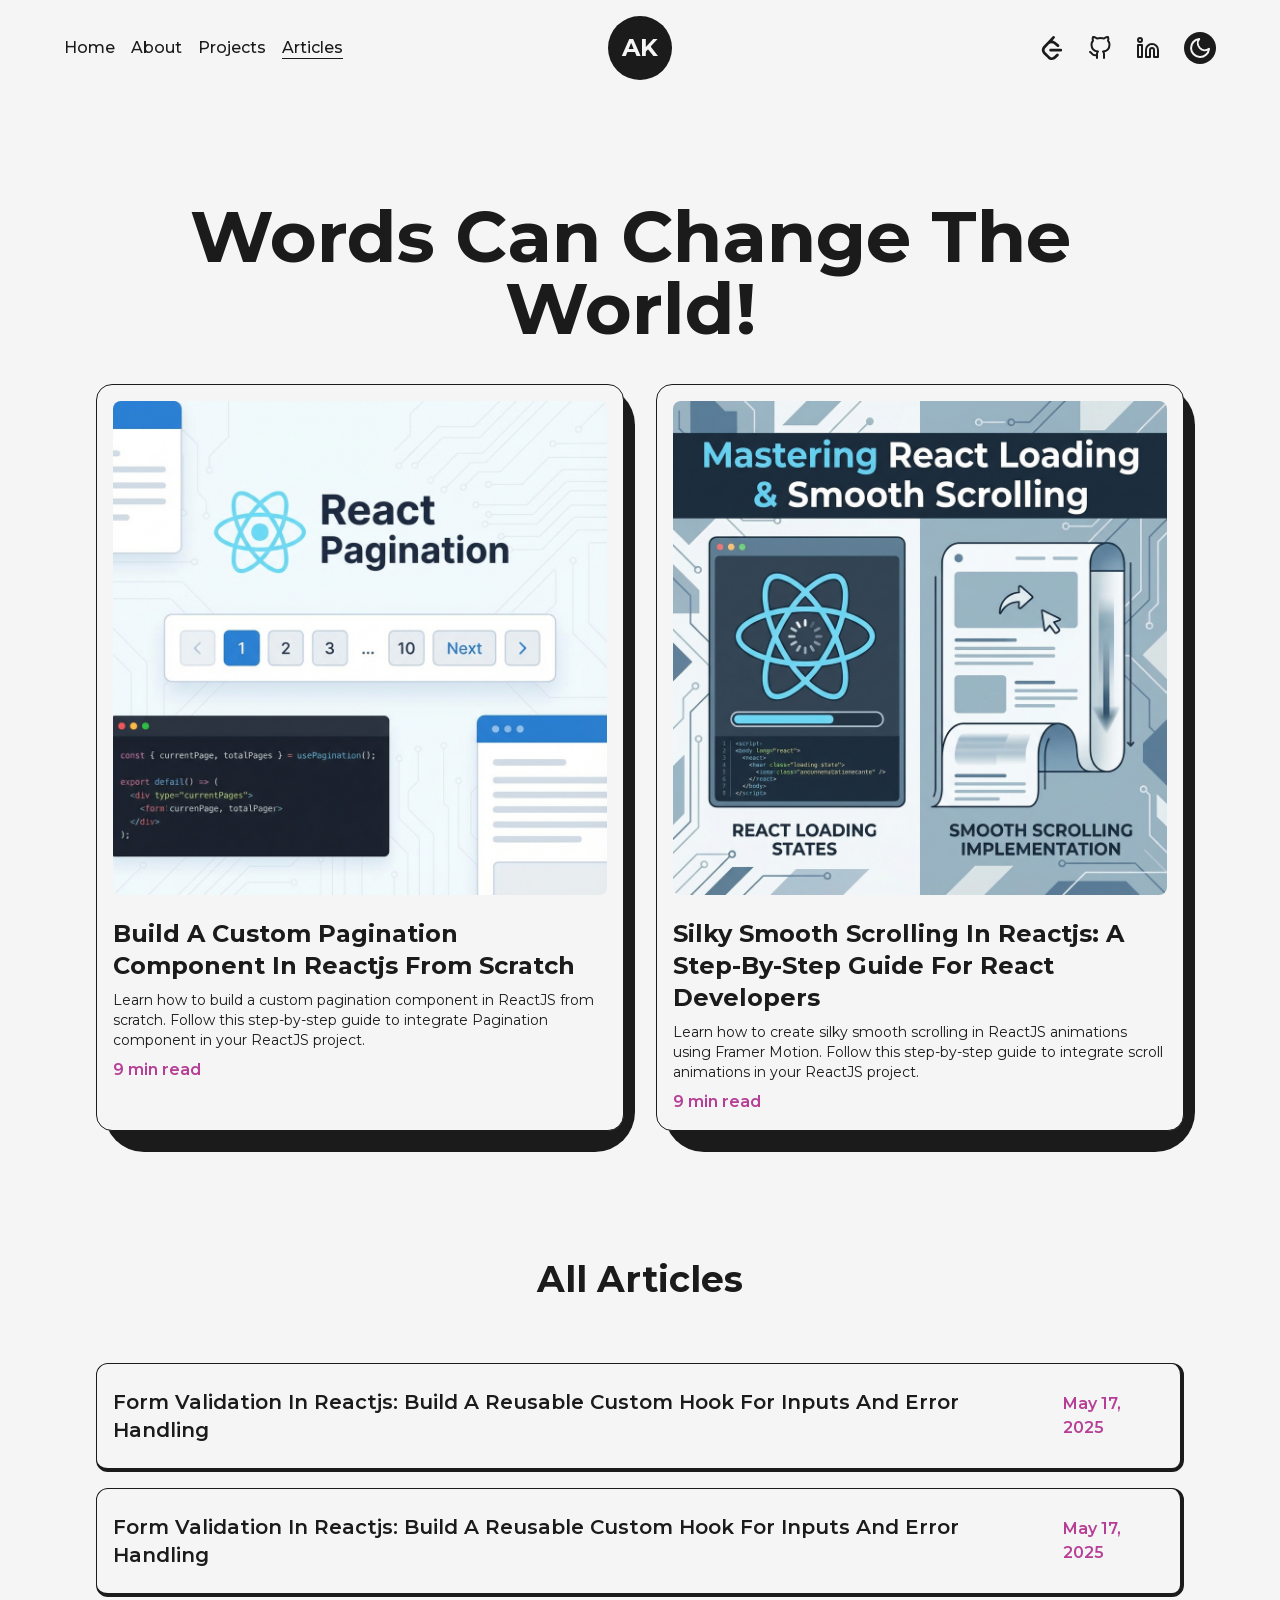
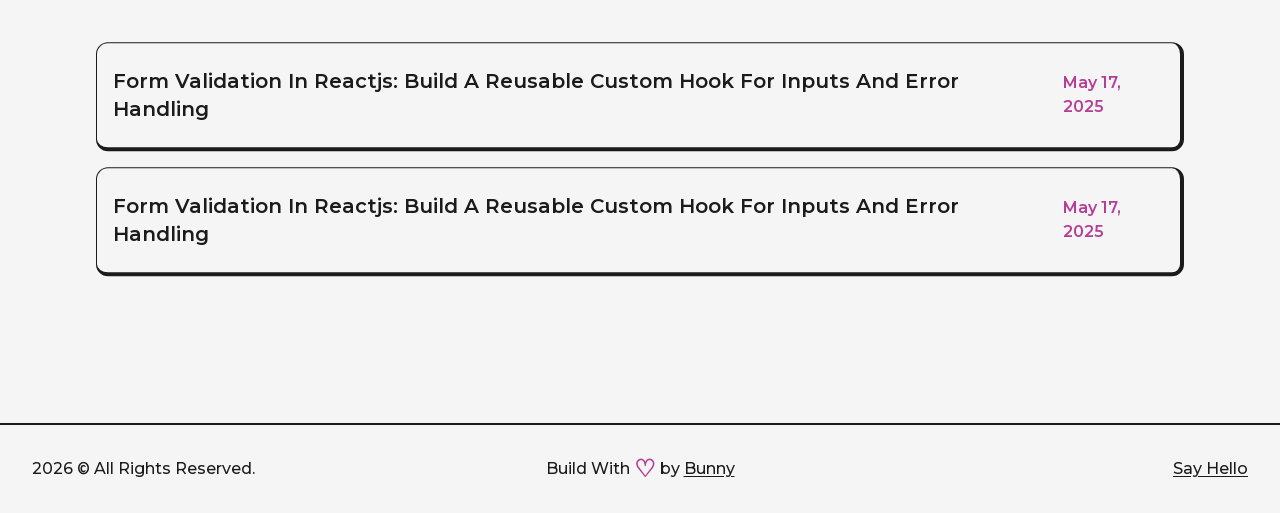
<file: articles.html>
<!DOCTYPE html><html lang="en"><head><meta charSet="utf-8" data-next-head=""/><meta name="viewport" content="width=device-width, initial-scale=1" data-next-head=""/><link rel="icon" href="/favicon.ico" data-next-head=""/><title data-next-head="">Bunny | Articles Page</title><meta name="description" content="any description" data-next-head=""/><link rel="preload" href="/images/articles/pagination component in reactjs.jpg" as="image" data-next-head=""/><link rel="preload" href="/images/articles/create loading screen in react js.jpg" as="image" data-next-head=""/><link rel="preload" href="/_next/static/media/e8f2fbee2754df70-s.p.9b7a96b4.woff2" as="font" type="font/woff2" crossorigin="anonymous" data-next-font="size-adjust"/><link rel="preload" href="/_next/static/chunks/1e155dd1f45e8e40.css" as="style"/><link rel="stylesheet" href="/_next/static/chunks/1e155dd1f45e8e40.css" data-n-g=""/><noscript data-n-css=""></noscript><script src="/_next/static/chunks/4c7e157f5c8aa2e9.js" defer=""></script><script src="/_next/static/chunks/afe01d89e7d3299e.js" defer=""></script><script src="/_next/static/chunks/14b9b430172a5517.js" defer=""></script><script src="/_next/static/chunks/ed86aa16915d4415.js" defer=""></script><script src="/_next/static/chunks/44f6bc00d9aaf830.js" defer=""></script><script src="/_next/static/chunks/turbopack-789234d61b096b93.js" defer=""></script><script src="/_next/static/chunks/d78421a5fb7e757d.js" defer=""></script><script src="/_next/static/chunks/2b7a924b6b9864c6.js" defer=""></script><script src="/_next/static/chunks/turbopack-646d59af55067710.js" defer=""></script><script src="/_next/static/R3XZqpNcc5K1f2SI2dBQa/_ssgManifest.js" defer=""></script><script src="/_next/static/R3XZqpNcc5K1f2SI2dBQa/_buildManifest.js" defer=""></script></head><body><link rel="preload" as="image" href="/images/articles/pagination component in reactjs.jpg"/><link rel="preload" as="image" href="/images/articles/create loading screen in react js.jpg"/><div id="__next"><main class="montserrat_c1e93944-module__Z2Gmiq__variable font-mont bg-light dark:bg-dark w-full min-h-screen text-dark dark:text-light flex flex-col "><header class="w-full px-8 py-8 font-medium flex items-center justify-between dark:text-light relative z-50 lg:px-16 md:px-12 sm:px-8"><button class="flex-col justify-center items-center flex lg:hidden"><span class="bg-dark dark:bg-light block transition-all duration-300 ease-out h-0.5 w-6 rounded-sm -translate-y-0.5"></span><span class="bg-dark dark:bg-light block transition-all duration-300 ease-out h-0.5 w-6 rounded-sm my-0.5 opacity-100"></span><span class="bg-dark dark:bg-light block transition-all duration-300 ease-out h-0.5 w-6 rounded-sm translate-y-0.5"></span></button><div class="w-full justify-between items-center hidden lg:flex"><nav><a class="mr-4 relative group" href="/">Home<span class="h-[1px] inline-block bg-dark absolute left-0 -bottom-0.5 group-hover:w-full transition-[width] ease duration-300 w-0 dark:bg-light"> </span></a><a class="mr-4 relative group" href="/about">About<span class="h-[1px] inline-block bg-dark absolute left-0 -bottom-0.5 group-hover:w-full transition-[width] ease duration-300 w-0 dark:bg-light"> </span></a><a class="mr-4 relative group" href="/projects">Projects<span class="h-[1px] inline-block bg-dark absolute left-0 -bottom-0.5 group-hover:w-full transition-[width] ease duration-300 w-0 dark:bg-light"> </span></a><a class="mr-4 relative group" href="/articles">Articles<span class="h-[1px] inline-block bg-dark absolute left-0 -bottom-0.5 group-hover:w-full transition-[width] ease duration-300 w-full dark:bg-light"> </span></a></nav><nav class="flex items-center justify-center flex-wrap"><a href="https://leetcode.com/u/Anonymous5993" target="_blank" class="w-6 mx-3" tabindex="0"><svg xmlns="http://www.w3.org/2000/svg" width="24" height="24" viewBox="0 0 24 24" fill="currentColor"><path d="M13.483 0a1.37 1.37 0 0 0-.961.438L7.116 6.226l-3.854 4.126a5.3 5.3 0 0 0-1.209 2.104a5 5 0 0 0-.125.513a5.5 5.5 0 0 0 .062 2.362a6 6 0 0 0 .349 1.017a5.9 5.9 0 0 0 1.271 1.818l4.277 4.193l.039.038c2.248 2.165 5.852 2.133 8.063-.074l2.396-2.392c.54-.54.54-1.414.003-1.955a1.38 1.38 0 0 0-1.951-.003l-2.396 2.392a3.02 3.02 0 0 1-4.205.038l-.02-.019l-4.276-4.193c-.652-.64-.972-1.469-.948-2.263a2.7 2.7 0 0 1 .066-.523a2.55 2.55 0 0 1 .619-1.164L9.13 8.114c1.058-1.134 3.204-1.27 4.43-.278l3.501 2.831c.593.48 1.461.387 1.94-.207a1.384 1.384 0 0 0-.207-1.943l-3.5-2.831c-.8-.647-1.766-1.045-2.774-1.202l2.015-2.158A1.384 1.384 0 0 0 13.483 0m-2.866 12.815a1.38 1.38 0 0 0-1.38 1.382a1.38 1.38 0 0 0 1.38 1.382H20.79a1.38 1.38 0 0 0 1.38-1.382a1.38 1.38 0 0 0-1.38-1.382z"></path></svg></a><a href="https://github.com/akarthikbunny" target="_blank" class="w-6 mx-3" tabindex="0"><svg xmlns="http://www.w3.org/2000/svg" width="24" height="24" viewBox="0 0 24 24" fill="none" stroke="currentColor" stroke-width="2" stroke-linecap="round" stroke-linejoin="round"><path d="M9 19c-5 1.5-5-2.5-7-3m14 6v-3.87a3.37 3.37 0 0 0-.94-2.61c3.14-.35 6.44-1.54 6.44-7A5.44 5.44 0 0 0 20 4.77 5.07 5.07 0 0 0 19.91 1S18.73.65 16 2.48a13.38 13.38 0 0 0-7 0C6.27.65 5.09 1 5.09 1A5.07 5.07 0 0 0 5 4.77a5.44 5.44 0 0 0-1.5 3.78c0 5.42 3.3 6.61 6.44 7A3.37 3.37 0 0 0 9 18.13V22"></path></svg></a><a href="https://linkedin.com/in/akarthikbunny" target="_blank" class="w-6 mx-3" tabindex="0"><svg xmlns="http://www.w3.org/2000/svg" width="24" height="24" viewBox="0 0 24 24" fill="none" stroke="currentColor" stroke-width="2" stroke-linecap="round" stroke-linejoin="round"><path d="M16 8a6 6 0 0 1 6 6v7h-4v-7a2 2 0 0 0-2-2 2 2 0 0 0-2 2v7h-4v-7a6 6 0 0 1 6-6z"></path><rect x="2" y="9" width="4" height="12"></rect><circle cx="4" cy="4" r="2"></circle></svg></a><button class="ml-3 flex items-center justify-center rounded-full p-1 bg-light text-dark"><svg xmlns="http://www.w3.org/2000/svg" width="24" height="24" viewBox="0 0 24 24" fill="none" stroke="currentColor" stroke-width="2" stroke-linecap="round" stroke-linejoin="round" class="fill-dark"><path d="M21 12.79A9 9 0 1 1 11.21 3 7 7 0 0 0 21 12.79z"></path></svg></button></nav></div><div class="absolute left-[50%] top-2 translate-x-[-50%]"><div class="flex items-center justify-center mt-2"><a class="flex items-center justify-center" href="/"><div class="w-16 h-16 bg-dark text-light flex items-center justify-center rounded-full text-2xl font-bold border border-solid border-transparent dark:border-light" style="background-color:#1b1b1b">AK</div></a></div></div></header><div class="h-full flex-1 flex flex-col justify-center"><div class="fixed top-0 bottom-0 right-full w-screen h-screen z-[100] bg-primary dark:bg-primary-dark" style="width:100%;transform:translateX(100%)"></div><div class="fixed top-0 bottom-0 right-full w-screen h-screen z-[90] bg-light" style="width:100%;transform:translateX(100%)"></div><div class="fixed top-0 bottom-0 right-full w-screen h-screen z-[80] bg-dark" style="width:100%;transform:translateX(100%)"></div><main class="w-full mb-16 flex flex-col items-center justify-center overflow-hidden"><div class="w-full h-full block z-0 bg-light p-4 dark:bg-dark xl:p-24 lg:p-16 md:p-12 pt-16"><div class="w-full mx-auto py-2 flex items-center justify-center text-center overflow-hidden"><h1 class="inline-block w-full text-dark font-bold capitalize text-3xl sm:text-5xl lg:text-7xl xl:text-8xl dark:text-light 
                mb-16 !text-2xl sm:!text-5xl lg:!text-7xl sm:mb-8" style="opacity:1"><span class="inline-block" style="opacity:0;transform:translateY(50px)">Words<!-- --> </span><span class="inline-block" style="opacity:0;transform:translateY(50px)">Can<!-- --> </span><span class="inline-block" style="opacity:0;transform:translateY(50px)">Change<!-- --> </span><span class="inline-block" style="opacity:0;transform:translateY(50px)">The<!-- --> </span><span class="inline-block" style="opacity:0;transform:translateY(50px)">World!<!-- --> </span></h1></div><ul class="grid grid-cols-1 md:grid-cols-2 gap-16 lg:gap-8 md:gap-y-16"><li class="relative col-span-1 w-full p-4 bg-light border border-solid border-dark rounded-2xl dark:bg-dark dark:border-light"><div class="absolute top-0 -right-2 -z-10 w-[100%] h-[103%] rounded-[2rem] bg-dark rounded-br-3xl md:-right-3 md:w-[101%] md:rounded-[2.5rem]"></div><a target="_blank" class="w-full inline-block cursor-pointer overflow-hidden rounded-lg" href="/"><img alt="Build A Custom Pagination Component In Reactjs From Scratch" width="1200" height="1200" decoding="async" data-nimg="1" class="w-full h-auto" style="color:transparent" src="/images/articles/pagination component in reactjs.jpg"/></a><a target="_blank" href="/"><h2 class="capitalize text-2xl font-bold my-2 mt-4 hover:underline dark:text-light text-xl md:text-2xl">Build A Custom Pagination Component In Reactjs From Scratch</h2></a><p class="text-sm mb-2 dark:text-light">Learn how to build a custom pagination component in ReactJS from scratch. Follow this step-by-step guide to integrate Pagination component in your ReactJS project.</p><span class="text-primary font-semibold dark:text-primary-dark xs:text-sm">9 min read</span></li><li class="relative col-span-1 w-full p-4 bg-light border border-solid border-dark rounded-2xl dark:bg-dark dark:border-light"><div class="absolute top-0 -right-2 -z-10 w-[100%] h-[103%] rounded-[2rem] bg-dark rounded-br-3xl md:-right-3 md:w-[101%] md:rounded-[2.5rem]"></div><a target="_blank" class="w-full inline-block cursor-pointer overflow-hidden rounded-lg" href="/"><img alt="Silky Smooth Scrolling In Reactjs: A Step-By-Step Guide For React Developers" width="1200" height="1200" decoding="async" data-nimg="1" class="w-full h-auto" style="color:transparent" src="/images/articles/create loading screen in react js.jpg"/></a><a target="_blank" href="/"><h2 class="capitalize text-2xl font-bold my-2 mt-4 hover:underline dark:text-light text-xl md:text-2xl">Silky Smooth Scrolling In Reactjs: A Step-By-Step Guide For React Developers</h2></a><p class="text-sm mb-2 dark:text-light">Learn how to create silky smooth scrolling in ReactJS animations using Framer Motion. Follow this step-by-step guide to integrate scroll animations in your ReactJS project.</p><span class="text-primary font-semibold dark:text-primary-dark xs:text-sm">9 min read</span></li></ul><h2 class="font-bold text-4xl w-full text-center my-16 mt-32 dark:text-light text-2xl md:text-4xl">All Articles</h2><ul><li class="relative w-full p-4 py-6 my-4 rounded-xl flex flex-col md:flex-row items-start md:items-center justify-between bg-light text-dark first:mt-0 border border-solid border-dark border-r-4 border-b-4 dark:bg-dark dark:text-light dark:border-light" style="transform:translateY(200px)"><a target="_blank" href="/"><h2 class="capitalize text-xl font-semibold hover:underline text-sm md:text-xl">Form Validation In Reactjs: Build A Reusable Custom Hook For Inputs And Error Handling</h2><img alt="Form Validation In Reactjs: Build A Reusable Custom Hook For Inputs And Error Handling" loading="lazy" width="1200" height="1200" decoding="async" data-nimg="1" class="z-10 w-96 h-auto hidden absolute rounded-lg md:!hidden" style="color:transparent;opacity:0;transform:none" src="/images/articles/form validation in reactjs using custom react hook.png"/></a><span class="text-primary font-semibold pl-0 pt-4 md:pt-0 md:pl-4 dark:text-primary-dark xs:text-sm">May 17, 2025</span></li><li class="relative w-full p-4 py-6 my-4 rounded-xl flex flex-col md:flex-row items-start md:items-center justify-between bg-light text-dark first:mt-0 border border-solid border-dark border-r-4 border-b-4 dark:bg-dark dark:text-light dark:border-light" style="transform:translateY(200px)"><a target="_blank" href="/"><h2 class="capitalize text-xl font-semibold hover:underline text-sm md:text-xl">Form Validation In Reactjs: Build A Reusable Custom Hook For Inputs And Error Handling</h2><img alt="Form Validation In Reactjs: Build A Reusable Custom Hook For Inputs And Error Handling" loading="lazy" width="1200" height="1200" decoding="async" data-nimg="1" class="z-10 w-96 h-auto hidden absolute rounded-lg md:!hidden" style="color:transparent;opacity:0;transform:none" src="/images/articles/form validation in reactjs using custom react hook.png"/></a><span class="text-primary font-semibold pl-0 pt-4 md:pt-0 md:pl-4 dark:text-primary-dark xs:text-sm">May 17, 2025</span></li><li class="relative w-full p-4 py-6 my-4 rounded-xl flex flex-col md:flex-row items-start md:items-center justify-between bg-light text-dark first:mt-0 border border-solid border-dark border-r-4 border-b-4 dark:bg-dark dark:text-light dark:border-light" style="transform:translateY(200px)"><a target="_blank" href="/"><h2 class="capitalize text-xl font-semibold hover:underline text-sm md:text-xl">Form Validation In Reactjs: Build A Reusable Custom Hook For Inputs And Error Handling</h2><img alt="Form Validation In Reactjs: Build A Reusable Custom Hook For Inputs And Error Handling" loading="lazy" width="1200" height="1200" decoding="async" data-nimg="1" class="z-10 w-96 h-auto hidden absolute rounded-lg md:!hidden" style="color:transparent;opacity:0;transform:none" src="/images/articles/form validation in reactjs using custom react hook.png"/></a><span class="text-primary font-semibold pl-0 pt-4 md:pt-0 md:pl-4 dark:text-primary-dark xs:text-sm">May 17, 2025</span></li><li class="relative w-full p-4 py-6 my-4 rounded-xl flex flex-col md:flex-row items-start md:items-center justify-between bg-light text-dark first:mt-0 border border-solid border-dark border-r-4 border-b-4 dark:bg-dark dark:text-light dark:border-light" style="transform:translateY(200px)"><a target="_blank" href="/"><h2 class="capitalize text-xl font-semibold hover:underline text-sm md:text-xl">Form Validation In Reactjs: Build A Reusable Custom Hook For Inputs And Error Handling</h2><img alt="Form Validation In Reactjs: Build A Reusable Custom Hook For Inputs And Error Handling" loading="lazy" width="1200" height="1200" decoding="async" data-nimg="1" class="z-10 w-96 h-auto hidden absolute rounded-lg md:!hidden" style="color:transparent;opacity:0;transform:none" src="/images/articles/form validation in reactjs using custom react hook.png"/></a><span class="text-primary font-semibold pl-0 pt-4 md:pt-0 md:pl-4 dark:text-primary-dark xs:text-sm">May 17, 2025</span></li></ul></div></main></div><footer class="w-full border-t-2 border-solid border-dark font-medium text-lg dark:text-light dark:border-light sm:text-base"><div class="relative w-full px-8 py-8 flex items-center justify-between flex-col lg:flex-row lg:py-8 font-medium text-sm sm:text-base"><span>2026<!-- --> <!-- -->© All Rights Reserved.</span><div class="flex items-center lg:py-2 lg:absolute lg:left-1/2 lg:-translate-x-1/2 lg:top-1/2 lg:-translate-y-1/2">Build With<!-- --> <span class="text-primary text-2xl px-1 dark:text-primary-dark font-bold">♡</span> <!-- -->by<!-- --> <a class="underline underline-offset-2" href="/">Bunny</a></div><a target="_blank" class="underline underline-offset-2" href="mailto:arigekarthik36@gmail.com">Say Hello</a></div></footer></main></div><script id="__NEXT_DATA__" type="application/json">{"props":{"pageProps":{"articlesData":{"featured":[{"title":"Build A Custom Pagination Component In Reactjs From Scratch","summary":"Learn how to build a custom pagination component in ReactJS from scratch. Follow this step-by-step guide to integrate Pagination component in your ReactJS project.","time":"9 min read","link":"/","img":"/images/articles/pagination component in reactjs.jpg","width":1200,"height":1200},{"title":"Silky Smooth Scrolling In Reactjs: A Step-By-Step Guide For React Developers","summary":"Learn how to create silky smooth scrolling in ReactJS animations using Framer Motion. Follow this step-by-step guide to integrate scroll animations in your ReactJS project.","time":"9 min read","link":"/","img":"/images/articles/create loading screen in react js.jpg","width":1200,"height":1200}],"other":[{"title":"Form Validation In Reactjs: Build A Reusable Custom Hook For Inputs And Error Handling","date":"May 17, 2025","link":"/","img":"/images/articles/form validation in reactjs using custom react hook.png","width":1200,"height":1200},{"title":"Form Validation In Reactjs: Build A Reusable Custom Hook For Inputs And Error Handling","date":"May 17, 2025","link":"/","img":"/images/articles/form validation in reactjs using custom react hook.png","width":1200,"height":1200},{"title":"Form Validation In Reactjs: Build A Reusable Custom Hook For Inputs And Error Handling","date":"May 17, 2025","link":"/","img":"/images/articles/form validation in reactjs using custom react hook.png","width":1200,"height":1200},{"title":"Form Validation In Reactjs: Build A Reusable Custom Hook For Inputs And Error Handling","date":"May 17, 2025","link":"/","img":"/images/articles/form validation in reactjs using custom react hook.png","width":1200,"height":1200}]},"siteData":{"navLinks":[{"href":"/","title":"Home"},{"href":"/about","title":"About"},{"href":"/projects","title":"Projects"},{"href":"/articles","title":"Articles"}],"socialLinks":[{"href":"https://leetcode.com/u/Anonymous5993","platform":"LeetCode","icon":"LeetCodeIcon"},{"href":"https://github.com/akarthikbunny","platform":"Github","icon":"GithubIcon"},{"href":"https://linkedin.com/in/akarthikbunny","platform":"LinkedIn","icon":"LinkedInIcon"}],"logo":{"backgroundColor":"#1b1b1b","hoverColors":["#121212","rgba(131,58,180,1)","rgba(253,29,29,1)","rgba(252,176,69,1)","rgba(131,58,180,1)","#121212"]},"footer":{"copyright":"© All Rights Reserved.","credit":"Build With","creditPost":"by","creditLinkText":"Bunny","creditLink":"/","contactLinkText":"Say Hello","contactLink":"mailto:arigekarthik36@gmail.com"},"metadata":{"icon":"/favicon.ico","viewport":"width=device-width, initial-scale=1","home":{"title":"Bunny's Portfolio","description":"any description"},"about":{"title":"Bunny | About Page","description":"any description"},"projects":{"title":"Bunny | Projects Page","description":"any description"},"articles":{"title":"Bunny | Articles Page","description":"any description"}}}},"__N_SSG":true},"page":"/articles","query":{},"buildId":"R3XZqpNcc5K1f2SI2dBQa","isFallback":false,"gsp":true,"scriptLoader":[]}</script></body></html>
</file>
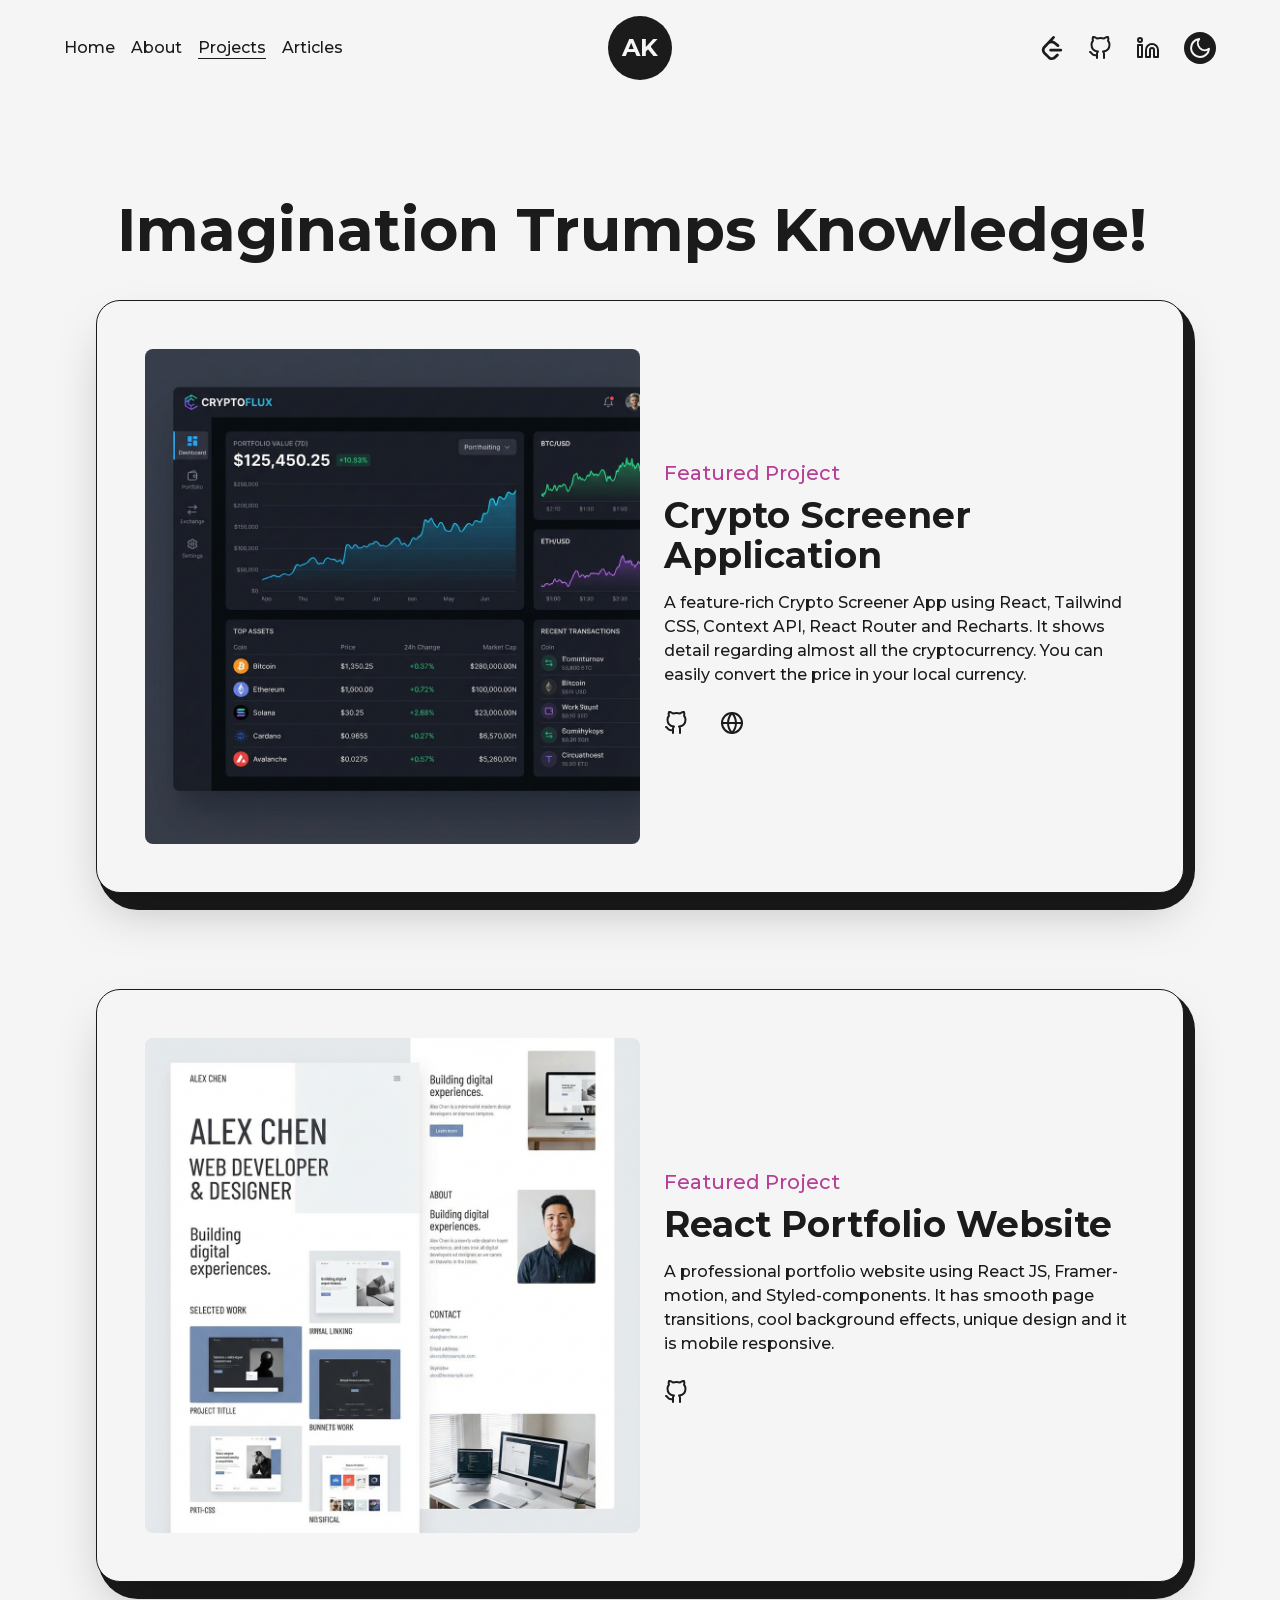
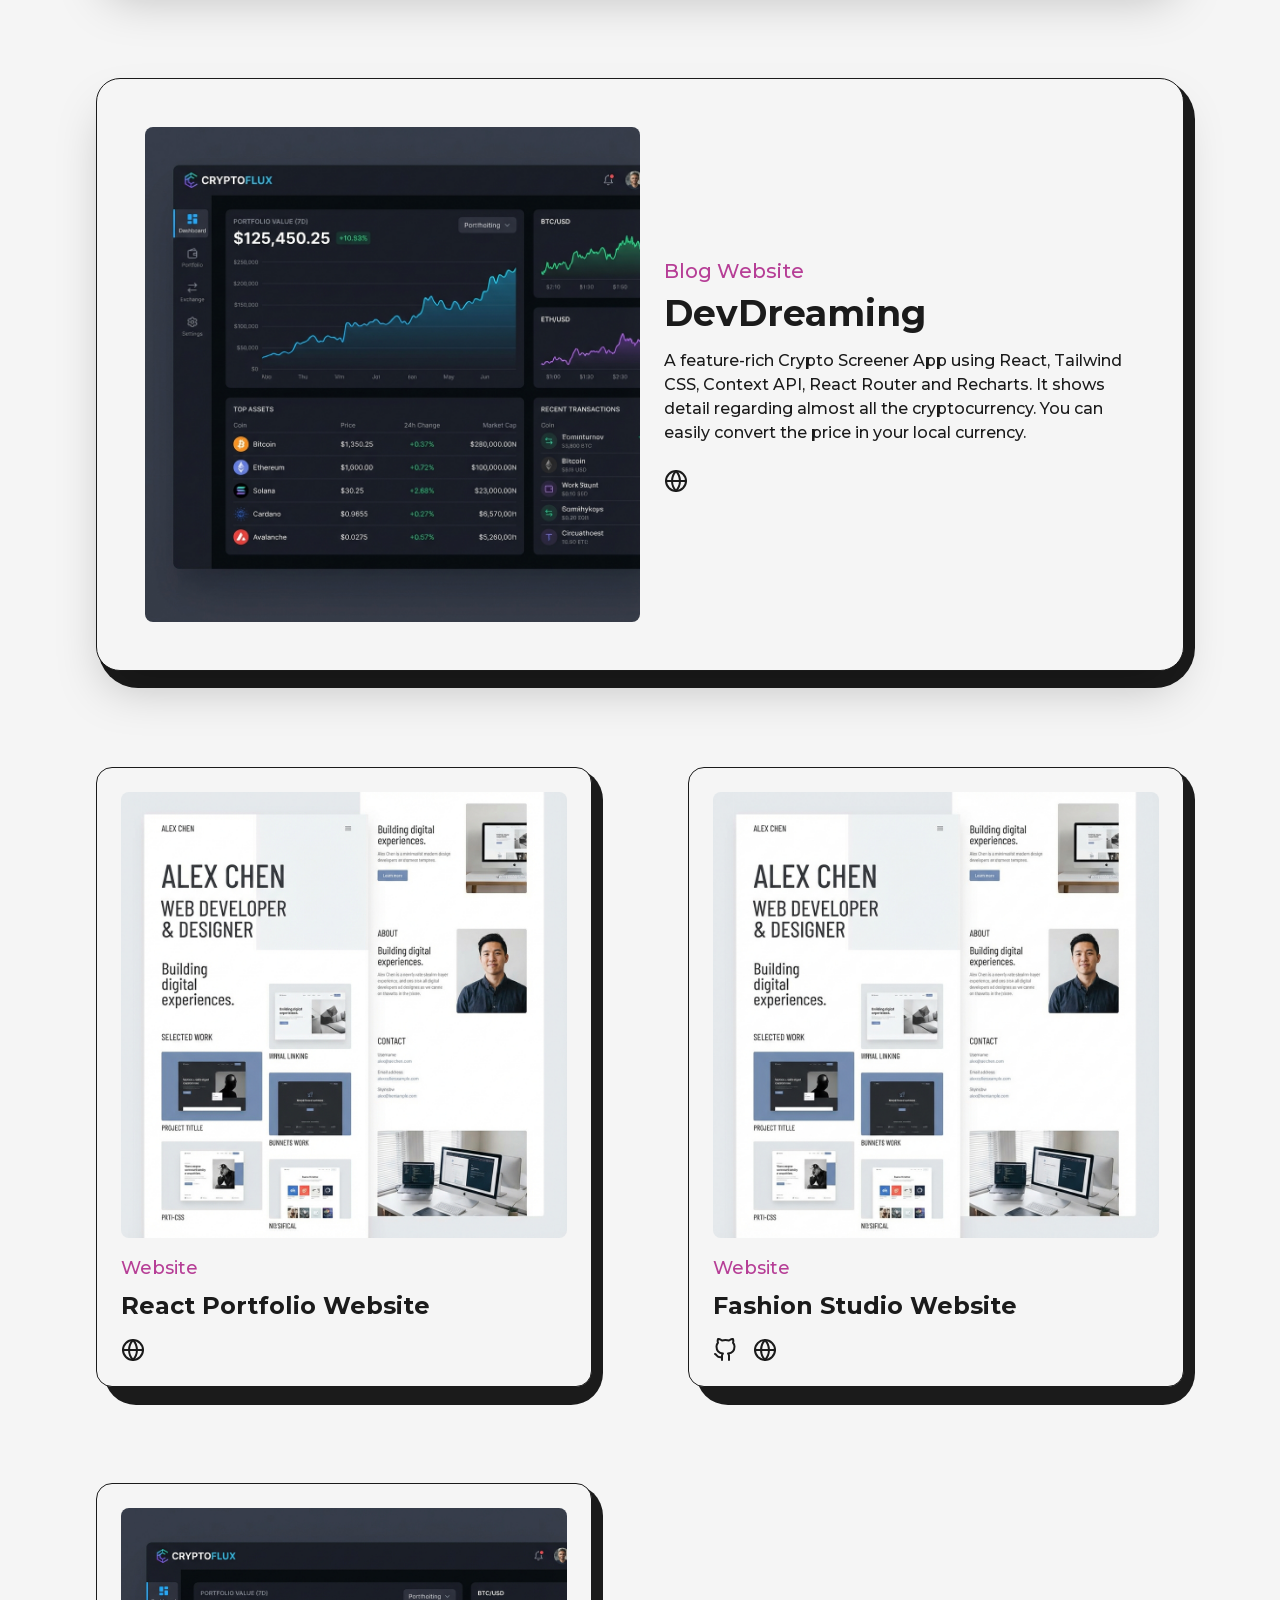
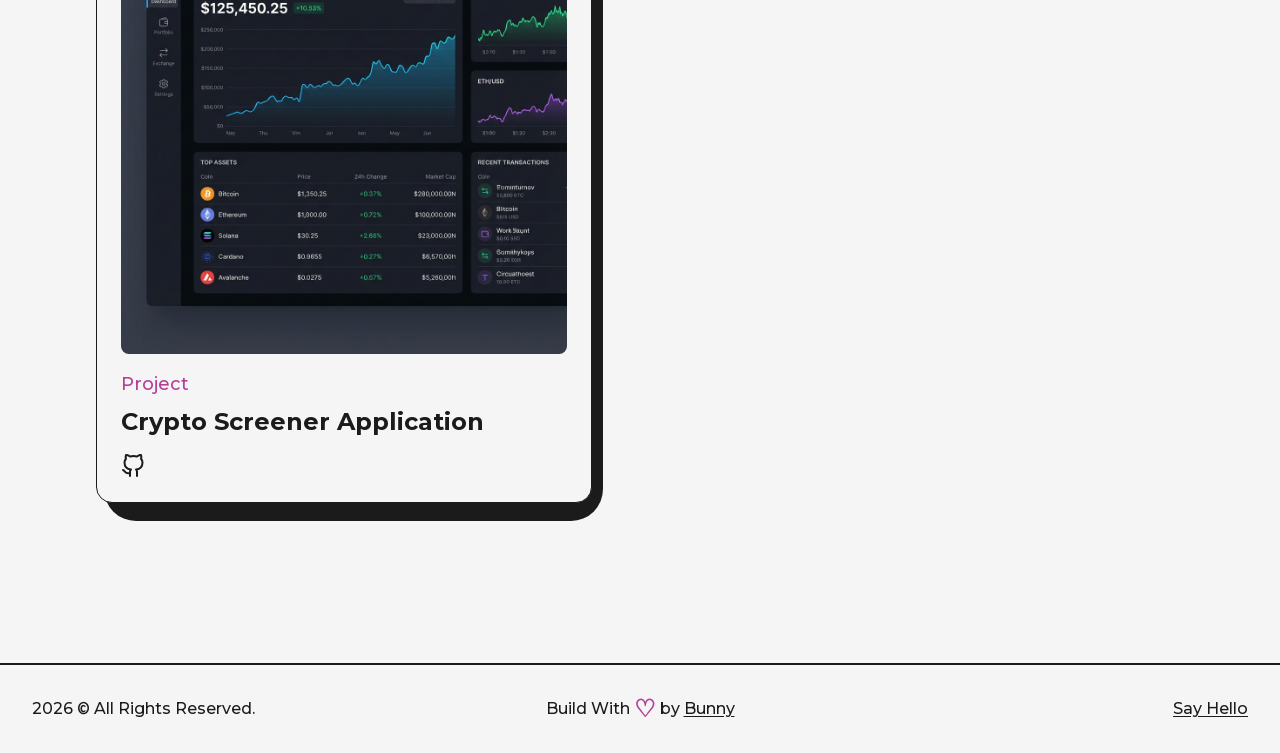
<file: projects.html>
<!DOCTYPE html><html lang="en"><head><meta charSet="utf-8" data-next-head=""/><meta name="viewport" content="width=device-width, initial-scale=1" data-next-head=""/><link rel="icon" href="/favicon.ico" data-next-head=""/><title data-next-head="">Bunny | Projects Page</title><meta name="description" content="any description" data-next-head=""/><link rel="preload" href="/images/projects/crypto-project.jpg" as="image" data-next-head=""/><link rel="preload" href="/images/projects/portfolio-cover-image.jpg" as="image" data-next-head=""/><link rel="preload" href="/images/projects/devdreaming.jpg" as="image" data-next-head=""/><link rel="preload" href="/_next/static/media/e8f2fbee2754df70-s.p.9b7a96b4.woff2" as="font" type="font/woff2" crossorigin="anonymous" data-next-font="size-adjust"/><link rel="preload" href="/_next/static/chunks/1e155dd1f45e8e40.css" as="style"/><link rel="stylesheet" href="/_next/static/chunks/1e155dd1f45e8e40.css" data-n-g=""/><noscript data-n-css=""></noscript><script src="/_next/static/chunks/4c7e157f5c8aa2e9.js" defer=""></script><script src="/_next/static/chunks/afe01d89e7d3299e.js" defer=""></script><script src="/_next/static/chunks/14b9b430172a5517.js" defer=""></script><script src="/_next/static/chunks/ed86aa16915d4415.js" defer=""></script><script src="/_next/static/chunks/44f6bc00d9aaf830.js" defer=""></script><script src="/_next/static/chunks/turbopack-789234d61b096b93.js" defer=""></script><script src="/_next/static/chunks/73ba22877f1f154c.js" defer=""></script><script src="/_next/static/chunks/2b7a924b6b9864c6.js" defer=""></script><script src="/_next/static/chunks/turbopack-5a4eb6e235b75998.js" defer=""></script><script src="/_next/static/R3XZqpNcc5K1f2SI2dBQa/_ssgManifest.js" defer=""></script><script src="/_next/static/R3XZqpNcc5K1f2SI2dBQa/_buildManifest.js" defer=""></script></head><body><link rel="preload" as="image" href="/images/projects/crypto-project.jpg"/><link rel="preload" as="image" href="/images/projects/portfolio-cover-image.jpg"/><link rel="preload" as="image" href="/images/projects/devdreaming.jpg"/><div id="__next"><main class="montserrat_c1e93944-module__Z2Gmiq__variable font-mont bg-light dark:bg-dark w-full min-h-screen text-dark dark:text-light flex flex-col "><header class="w-full px-8 py-8 font-medium flex items-center justify-between dark:text-light relative z-50 lg:px-16 md:px-12 sm:px-8"><button class="flex-col justify-center items-center flex lg:hidden"><span class="bg-dark dark:bg-light block transition-all duration-300 ease-out h-0.5 w-6 rounded-sm -translate-y-0.5"></span><span class="bg-dark dark:bg-light block transition-all duration-300 ease-out h-0.5 w-6 rounded-sm my-0.5 opacity-100"></span><span class="bg-dark dark:bg-light block transition-all duration-300 ease-out h-0.5 w-6 rounded-sm translate-y-0.5"></span></button><div class="w-full justify-between items-center hidden lg:flex"><nav><a class="mr-4 relative group" href="/">Home<span class="h-[1px] inline-block bg-dark absolute left-0 -bottom-0.5 group-hover:w-full transition-[width] ease duration-300 w-0 dark:bg-light"> </span></a><a class="mr-4 relative group" href="/about">About<span class="h-[1px] inline-block bg-dark absolute left-0 -bottom-0.5 group-hover:w-full transition-[width] ease duration-300 w-0 dark:bg-light"> </span></a><a class="mr-4 relative group" href="/projects">Projects<span class="h-[1px] inline-block bg-dark absolute left-0 -bottom-0.5 group-hover:w-full transition-[width] ease duration-300 w-full dark:bg-light"> </span></a><a class="mr-4 relative group" href="/articles">Articles<span class="h-[1px] inline-block bg-dark absolute left-0 -bottom-0.5 group-hover:w-full transition-[width] ease duration-300 w-0 dark:bg-light"> </span></a></nav><nav class="flex items-center justify-center flex-wrap"><a href="https://leetcode.com/u/Anonymous5993" target="_blank" class="w-6 mx-3" tabindex="0"><svg xmlns="http://www.w3.org/2000/svg" width="24" height="24" viewBox="0 0 24 24" fill="currentColor"><path d="M13.483 0a1.37 1.37 0 0 0-.961.438L7.116 6.226l-3.854 4.126a5.3 5.3 0 0 0-1.209 2.104a5 5 0 0 0-.125.513a5.5 5.5 0 0 0 .062 2.362a6 6 0 0 0 .349 1.017a5.9 5.9 0 0 0 1.271 1.818l4.277 4.193l.039.038c2.248 2.165 5.852 2.133 8.063-.074l2.396-2.392c.54-.54.54-1.414.003-1.955a1.38 1.38 0 0 0-1.951-.003l-2.396 2.392a3.02 3.02 0 0 1-4.205.038l-.02-.019l-4.276-4.193c-.652-.64-.972-1.469-.948-2.263a2.7 2.7 0 0 1 .066-.523a2.55 2.55 0 0 1 .619-1.164L9.13 8.114c1.058-1.134 3.204-1.27 4.43-.278l3.501 2.831c.593.48 1.461.387 1.94-.207a1.384 1.384 0 0 0-.207-1.943l-3.5-2.831c-.8-.647-1.766-1.045-2.774-1.202l2.015-2.158A1.384 1.384 0 0 0 13.483 0m-2.866 12.815a1.38 1.38 0 0 0-1.38 1.382a1.38 1.38 0 0 0 1.38 1.382H20.79a1.38 1.38 0 0 0 1.38-1.382a1.38 1.38 0 0 0-1.38-1.382z"></path></svg></a><a href="https://github.com/akarthikbunny" target="_blank" class="w-6 mx-3" tabindex="0"><svg xmlns="http://www.w3.org/2000/svg" width="24" height="24" viewBox="0 0 24 24" fill="none" stroke="currentColor" stroke-width="2" stroke-linecap="round" stroke-linejoin="round"><path d="M9 19c-5 1.5-5-2.5-7-3m14 6v-3.87a3.37 3.37 0 0 0-.94-2.61c3.14-.35 6.44-1.54 6.44-7A5.44 5.44 0 0 0 20 4.77 5.07 5.07 0 0 0 19.91 1S18.73.65 16 2.48a13.38 13.38 0 0 0-7 0C6.27.65 5.09 1 5.09 1A5.07 5.07 0 0 0 5 4.77a5.44 5.44 0 0 0-1.5 3.78c0 5.42 3.3 6.61 6.44 7A3.37 3.37 0 0 0 9 18.13V22"></path></svg></a><a href="https://linkedin.com/in/akarthikbunny" target="_blank" class="w-6 mx-3" tabindex="0"><svg xmlns="http://www.w3.org/2000/svg" width="24" height="24" viewBox="0 0 24 24" fill="none" stroke="currentColor" stroke-width="2" stroke-linecap="round" stroke-linejoin="round"><path d="M16 8a6 6 0 0 1 6 6v7h-4v-7a2 2 0 0 0-2-2 2 2 0 0 0-2 2v7h-4v-7a6 6 0 0 1 6-6z"></path><rect x="2" y="9" width="4" height="12"></rect><circle cx="4" cy="4" r="2"></circle></svg></a><button class="ml-3 flex items-center justify-center rounded-full p-1 bg-light text-dark"><svg xmlns="http://www.w3.org/2000/svg" width="24" height="24" viewBox="0 0 24 24" fill="none" stroke="currentColor" stroke-width="2" stroke-linecap="round" stroke-linejoin="round" class="fill-dark"><path d="M21 12.79A9 9 0 1 1 11.21 3 7 7 0 0 0 21 12.79z"></path></svg></button></nav></div><div class="absolute left-[50%] top-2 translate-x-[-50%]"><div class="flex items-center justify-center mt-2"><a class="flex items-center justify-center" href="/"><div class="w-16 h-16 bg-dark text-light flex items-center justify-center rounded-full text-2xl font-bold border border-solid border-transparent dark:border-light" style="background-color:#1b1b1b">AK</div></a></div></div></header><div class="h-full flex-1 flex flex-col justify-center"><div class="fixed top-0 bottom-0 right-full w-screen h-screen z-[100] bg-primary dark:bg-primary-dark" style="width:100%;transform:translateX(100%)"></div><div class="fixed top-0 bottom-0 right-full w-screen h-screen z-[90] bg-light" style="width:100%;transform:translateX(100%)"></div><div class="fixed top-0 bottom-0 right-full w-screen h-screen z-[80] bg-dark" style="width:100%;transform:translateX(100%)"></div><main class="w-full mb-16 flex flex-col items-center justify-center overflow-hidden"><div class="w-full h-full block z-0 bg-light p-4 dark:bg-dark xl:p-24 lg:p-16 md:p-12 pt-16"><div class="w-full mx-auto py-2 flex items-center justify-center text-center overflow-hidden"><h1 class="inline-block w-full text-dark font-bold capitalize text-3xl sm:text-5xl lg:text-7xl xl:text-8xl dark:text-light 
                mb-16 !text-2xl sm:!text-5xl lg:!text-6xl sm:mb-8" style="opacity:1"><span class="inline-block" style="opacity:0;transform:translateY(50px)">Imagination<!-- --> </span><span class="inline-block" style="opacity:0;transform:translateY(50px)">Trumps<!-- --> </span><span class="inline-block" style="opacity:0;transform:translateY(50px)">Knowledge!<!-- --> </span></h1></div><div class="grid grid-cols-12 gap-x-0 gap-y-16 md:gap-x-8 md:gap-y-24 lg:gap-x-16 xl:gap-x-24"><div class="col-span-12"><article class="w-full flex flex-col lg:flex-row items-center justify-between relative rounded-br-2xl rounded-2xl lg:rounded-3xl border border-solid border-dark bg-light shadow-2xl p-4 md:p-8 lg:p-12 dark:bg-dark dark:border-light"><div class="absolute top-0 -right-2 -z-10 w-[100%] h-[102%] rounded-[2rem] bg-dark rounded-br-3xl dark:bg-light md:-right-3 md:w-[101%] md:h-[103%] md:rounded-[2.5rem]"></div><a target="_blank" class="w-full lg:w-1/2 cursor-pointer overflow-hidden rounded-lg" href="/"><img alt="Crypto Screener Application" width="1200" height="1200" decoding="async" data-nimg="1" class="w-full h-auto" style="color:transparent" src="/images/projects/crypto-project.jpg"/></a><div class="w-full lg:w-1/2 flex flex-col items-start justify-between pl-0 lg:pl-6 pt-6 lg:pt-0"><span class="text-primary font-medium text-xl dark:text-primary-dark text-sm sm:text-xl">Featured Project</span><a target="_blank" class="hover:underline underline-offset-2" href="/"><h2 class="my-2 w-full text-left text-4xl font-bold dark:text-light text-xl sm:text-4xl">Crypto Screener Application</h2></a><p class="my-2 font-medium text-dark dark:text-light text-sm sm:text-base">A feature-rich Crypto Screener App using React, Tailwind CSS, Context API, React Router and Recharts. It shows detail regarding almost all the cryptocurrency. You can easily convert the price in your local currency.</p><div class="mt-2 flex items-center gap-4"><div class="mt-2 flex items-center gap-4"><a target="_blank" class="w-10" href="/"><svg xmlns="http://www.w3.org/2000/svg" width="24" height="24" viewBox="0 0 24 24" fill="none" stroke="currentColor" stroke-width="2" stroke-linecap="round" stroke-linejoin="round"><path d="M9 19c-5 1.5-5-2.5-7-3m14 6v-3.87a3.37 3.37 0 0 0-.94-2.61c3.14-.35 6.44-1.54 6.44-7A5.44 5.44 0 0 0 20 4.77 5.07 5.07 0 0 0 19.91 1S18.73.65 16 2.48a13.38 13.38 0 0 0-7 0C6.27.65 5.09 1 5.09 1A5.07 5.07 0 0 0 5 4.77a5.44 5.44 0 0 0-1.5 3.78c0 5.42 3.3 6.61 6.44 7A3.37 3.37 0 0 0 9 18.13V22"></path></svg></a><a target="_blank" class="w-10" href="/"><svg xmlns="http://www.w3.org/2000/svg" width="24" height="24" viewBox="0 0 24 24" fill="none" stroke="currentColor" stroke-width="2" stroke-linecap="round" stroke-linejoin="round"><circle cx="12" cy="12" r="10"></circle><line x1="2" y1="12" x2="22" y2="12"></line><path d="M12 2a15.3 15.3 0 0 1 4 10 15.3 15.3 0 0 1-4 10 15.3 15.3 0 0 1-4-10 15.3 15.3 0 0 1 4-10z"></path></svg></a></div></div></div></article></div><div class="col-span-12"><article class="w-full flex flex-col lg:flex-row items-center justify-between relative rounded-br-2xl rounded-2xl lg:rounded-3xl border border-solid border-dark bg-light shadow-2xl p-4 md:p-8 lg:p-12 dark:bg-dark dark:border-light"><div class="absolute top-0 -right-2 -z-10 w-[100%] h-[102%] rounded-[2rem] bg-dark rounded-br-3xl dark:bg-light md:-right-3 md:w-[101%] md:h-[103%] md:rounded-[2.5rem]"></div><a target="_blank" class="w-full lg:w-1/2 cursor-pointer overflow-hidden rounded-lg" href="/"><img alt="React Portfolio Website" width="1200" height="1200" decoding="async" data-nimg="1" class="w-full h-auto" style="color:transparent" src="/images/projects/portfolio-cover-image.jpg"/></a><div class="w-full lg:w-1/2 flex flex-col items-start justify-between pl-0 lg:pl-6 pt-6 lg:pt-0"><span class="text-primary font-medium text-xl dark:text-primary-dark text-sm sm:text-xl">Featured Project</span><a target="_blank" class="hover:underline underline-offset-2" href="/"><h2 class="my-2 w-full text-left text-4xl font-bold dark:text-light text-xl sm:text-4xl">React Portfolio Website</h2></a><p class="my-2 font-medium text-dark dark:text-light text-sm sm:text-base">A professional portfolio website using React JS, Framer-motion, and Styled-components. It has smooth page transitions, cool background effects, unique design and it is mobile responsive.</p><div class="mt-2 flex items-center gap-4"><div class="mt-2 flex items-center gap-4"><a target="_blank" class="w-10" href="/"><svg xmlns="http://www.w3.org/2000/svg" width="24" height="24" viewBox="0 0 24 24" fill="none" stroke="currentColor" stroke-width="2" stroke-linecap="round" stroke-linejoin="round"><path d="M9 19c-5 1.5-5-2.5-7-3m14 6v-3.87a3.37 3.37 0 0 0-.94-2.61c3.14-.35 6.44-1.54 6.44-7A5.44 5.44 0 0 0 20 4.77 5.07 5.07 0 0 0 19.91 1S18.73.65 16 2.48a13.38 13.38 0 0 0-7 0C6.27.65 5.09 1 5.09 1A5.07 5.07 0 0 0 5 4.77a5.44 5.44 0 0 0-1.5 3.78c0 5.42 3.3 6.61 6.44 7A3.37 3.37 0 0 0 9 18.13V22"></path></svg></a></div></div></div></article></div><div class="col-span-12"><article class="w-full flex flex-col lg:flex-row items-center justify-between relative rounded-br-2xl rounded-2xl lg:rounded-3xl border border-solid border-dark bg-light shadow-2xl p-4 md:p-8 lg:p-12 dark:bg-dark dark:border-light"><div class="absolute top-0 -right-2 -z-10 w-[100%] h-[102%] rounded-[2rem] bg-dark rounded-br-3xl dark:bg-light md:-right-3 md:w-[101%] md:h-[103%] md:rounded-[2.5rem]"></div><a target="_blank" class="w-full lg:w-1/2 cursor-pointer overflow-hidden rounded-lg" href="/"><img alt="DevDreaming" width="1200" height="1200" decoding="async" data-nimg="1" class="w-full h-auto" style="color:transparent" src="/images/projects/devdreaming.jpg"/></a><div class="w-full lg:w-1/2 flex flex-col items-start justify-between pl-0 lg:pl-6 pt-6 lg:pt-0"><span class="text-primary font-medium text-xl dark:text-primary-dark text-sm sm:text-xl">Blog Website</span><a target="_blank" class="hover:underline underline-offset-2" href="/"><h2 class="my-2 w-full text-left text-4xl font-bold dark:text-light text-xl sm:text-4xl">DevDreaming</h2></a><p class="my-2 font-medium text-dark dark:text-light text-sm sm:text-base">A feature-rich Crypto Screener App using React, Tailwind CSS, Context API, React Router and Recharts. It shows detail regarding almost all the cryptocurrency. You can easily convert the price in your local currency.</p><div class="mt-2 flex items-center gap-4"><div class="mt-2 flex items-center gap-4"><a target="_blank" class="w-10" href="/"><svg xmlns="http://www.w3.org/2000/svg" width="24" height="24" viewBox="0 0 24 24" fill="none" stroke="currentColor" stroke-width="2" stroke-linecap="round" stroke-linejoin="round"><circle cx="12" cy="12" r="10"></circle><line x1="2" y1="12" x2="22" y2="12"></line><path d="M12 2a15.3 15.3 0 0 1 4 10 15.3 15.3 0 0 1-4 10 15.3 15.3 0 0 1-4-10 15.3 15.3 0 0 1 4-10z"></path></svg></a></div></div></div></article></div><div class="col-span-12 md:col-span-6"><article class="w-full flex flex-col items-center justify-center rounded-2xl  border border-solid border-dark bg-light p-4 md:p-6 relative dark:bg-dark dark:border-light"><div class="absolute top-0 -right-2 -z-10 w-[100%] h-[102%] rounded-[1.5rem] bg-dark rounded-br-3xl dark:bg-light md:-right-3 md:w-[101%] md:h-[103%] md:rounded-[2rem]"></div><a target="_blank" class="w-full cursor-pointer overflow-hidden rounded-lg" href="/"><img alt="React Portfolio Website" loading="lazy" width="1200" height="1200" decoding="async" data-nimg="1" class="w-full h-auto" style="color:transparent" src="/images/projects/portfolio-cover-image.jpg"/></a><div class="w-full flex flex-col items-start justify-between mt-4"><span class="text-primary font-medium text-xl dark:text-primary-dark text-sm md:text-lg">Website</span><a target="_blank" class="hover:underline underline-offset-2" href="/"><h2 class="my-2 w-full text-left text-3xl font-bold dark:text-light text-lg lg:text-2xl">React Portfolio Website</h2></a><div class="w-full mt-2 flex items-center justify-between"><div class="flex items-center gap-4"><div class="flex items-center gap-4"><a target="_blank" class="w-8 md:w-6" href="/"><svg xmlns="http://www.w3.org/2000/svg" width="24" height="24" viewBox="0 0 24 24" fill="none" stroke="currentColor" stroke-width="2" stroke-linecap="round" stroke-linejoin="round"><circle cx="12" cy="12" r="10"></circle><line x1="2" y1="12" x2="22" y2="12"></line><path d="M12 2a15.3 15.3 0 0 1 4 10 15.3 15.3 0 0 1-4 10 15.3 15.3 0 0 1-4-10 15.3 15.3 0 0 1 4-10z"></path></svg></a></div></div></div></div></article></div><div class="col-span-12 md:col-span-6"><article class="w-full flex flex-col items-center justify-center rounded-2xl  border border-solid border-dark bg-light p-4 md:p-6 relative dark:bg-dark dark:border-light"><div class="absolute top-0 -right-2 -z-10 w-[100%] h-[102%] rounded-[1.5rem] bg-dark rounded-br-3xl dark:bg-light md:-right-3 md:w-[101%] md:h-[103%] md:rounded-[2rem]"></div><a target="_blank" class="w-full cursor-pointer overflow-hidden rounded-lg" href="/"><img alt="Fashion Studio Website" loading="lazy" width="1200" height="1200" decoding="async" data-nimg="1" class="w-full h-auto" style="color:transparent" src="/images/projects/fashion-studio-website.jpg"/></a><div class="w-full flex flex-col items-start justify-between mt-4"><span class="text-primary font-medium text-xl dark:text-primary-dark text-sm md:text-lg">Website</span><a target="_blank" class="hover:underline underline-offset-2" href="/"><h2 class="my-2 w-full text-left text-3xl font-bold dark:text-light text-lg lg:text-2xl">Fashion Studio Website</h2></a><div class="w-full mt-2 flex items-center justify-between"><div class="flex items-center gap-4"><div class="flex items-center gap-4"><a target="_blank" class="w-8 md:w-6" href="/"><svg xmlns="http://www.w3.org/2000/svg" width="24" height="24" viewBox="0 0 24 24" fill="none" stroke="currentColor" stroke-width="2" stroke-linecap="round" stroke-linejoin="round"><path d="M9 19c-5 1.5-5-2.5-7-3m14 6v-3.87a3.37 3.37 0 0 0-.94-2.61c3.14-.35 6.44-1.54 6.44-7A5.44 5.44 0 0 0 20 4.77 5.07 5.07 0 0 0 19.91 1S18.73.65 16 2.48a13.38 13.38 0 0 0-7 0C6.27.65 5.09 1 5.09 1A5.07 5.07 0 0 0 5 4.77a5.44 5.44 0 0 0-1.5 3.78c0 5.42 3.3 6.61 6.44 7A3.37 3.37 0 0 0 9 18.13V22"></path></svg></a><a target="_blank" class="w-8 md:w-6" href="/"><svg xmlns="http://www.w3.org/2000/svg" width="24" height="24" viewBox="0 0 24 24" fill="none" stroke="currentColor" stroke-width="2" stroke-linecap="round" stroke-linejoin="round"><circle cx="12" cy="12" r="10"></circle><line x1="2" y1="12" x2="22" y2="12"></line><path d="M12 2a15.3 15.3 0 0 1 4 10 15.3 15.3 0 0 1-4 10 15.3 15.3 0 0 1-4-10 15.3 15.3 0 0 1 4-10z"></path></svg></a></div></div></div></div></article></div><div class="col-span-12 md:col-span-6"><article class="w-full flex flex-col items-center justify-center rounded-2xl  border border-solid border-dark bg-light p-4 md:p-6 relative dark:bg-dark dark:border-light"><div class="absolute top-0 -right-2 -z-10 w-[100%] h-[102%] rounded-[1.5rem] bg-dark rounded-br-3xl dark:bg-light md:-right-3 md:w-[101%] md:h-[103%] md:rounded-[2rem]"></div><a target="_blank" class="w-full cursor-pointer overflow-hidden rounded-lg" href="/"><img alt="Crypto Screener Application" loading="lazy" width="1200" height="1200" decoding="async" data-nimg="1" class="w-full h-auto" style="color:transparent" src="/images/projects/crypto-project.jpg"/></a><div class="w-full flex flex-col items-start justify-between mt-4"><span class="text-primary font-medium text-xl dark:text-primary-dark text-sm md:text-lg">Project</span><a target="_blank" class="hover:underline underline-offset-2" href="/"><h2 class="my-2 w-full text-left text-3xl font-bold dark:text-light text-lg lg:text-2xl">Crypto Screener Application</h2></a><div class="w-full mt-2 flex items-center justify-between"><div class="flex items-center gap-4"><div class="flex items-center gap-4"><a target="_blank" class="w-8 md:w-6" href="/"><svg xmlns="http://www.w3.org/2000/svg" width="24" height="24" viewBox="0 0 24 24" fill="none" stroke="currentColor" stroke-width="2" stroke-linecap="round" stroke-linejoin="round"><path d="M9 19c-5 1.5-5-2.5-7-3m14 6v-3.87a3.37 3.37 0 0 0-.94-2.61c3.14-.35 6.44-1.54 6.44-7A5.44 5.44 0 0 0 20 4.77 5.07 5.07 0 0 0 19.91 1S18.73.65 16 2.48a13.38 13.38 0 0 0-7 0C6.27.65 5.09 1 5.09 1A5.07 5.07 0 0 0 5 4.77a5.44 5.44 0 0 0-1.5 3.78c0 5.42 3.3 6.61 6.44 7A3.37 3.37 0 0 0 9 18.13V22"></path></svg></a></div></div></div></div></article></div></div></div></main></div><footer class="w-full border-t-2 border-solid border-dark font-medium text-lg dark:text-light dark:border-light sm:text-base"><div class="relative w-full px-8 py-8 flex items-center justify-between flex-col lg:flex-row lg:py-8 font-medium text-sm sm:text-base"><span>2026<!-- --> <!-- -->© All Rights Reserved.</span><div class="flex items-center lg:py-2 lg:absolute lg:left-1/2 lg:-translate-x-1/2 lg:top-1/2 lg:-translate-y-1/2">Build With<!-- --> <span class="text-primary text-2xl px-1 dark:text-primary-dark font-bold">♡</span> <!-- -->by<!-- --> <a class="underline underline-offset-2" href="/">Bunny</a></div><a target="_blank" class="underline underline-offset-2" href="mailto:arigekarthik36@gmail.com">Say Hello</a></div></footer></main></div><script id="__NEXT_DATA__" type="application/json">{"props":{"pageProps":{"projectsData":{"featured":[{"type":"Featured Project","title":"Crypto Screener Application","summary":"A feature-rich Crypto Screener App using React, Tailwind CSS, Context API, React Router and Recharts. It shows detail regarding almost all the cryptocurrency. You can easily convert the price in your local currency.","img":"/images/projects/crypto-project.jpg","width":1200,"height":1200,"links":[{"icon":"GithubIcon","url":"/"},{"icon":"GlobeIcon","url":"/"}]},{"type":"Featured Project","title":"React Portfolio Website","summary":"A professional portfolio website using React JS, Framer-motion, and Styled-components. It has smooth page transitions, cool background effects, unique design and it is mobile responsive.","img":"/images/projects/portfolio-cover-image.jpg","width":1200,"height":1200,"links":[{"icon":"GithubIcon","url":"/"}]},{"type":"Blog Website","title":"DevDreaming","summary":"A feature-rich Crypto Screener App using React, Tailwind CSS, Context API, React Router and Recharts. It shows detail regarding almost all the cryptocurrency. You can easily convert the price in your local currency.","img":"/images/projects/devdreaming.jpg","width":1200,"height":1200,"links":[{"icon":"GlobeIcon","url":"/"}]}],"other":[{"type":"Website","title":"React Portfolio Website","img":"/images/projects/portfolio-cover-image.jpg","width":1200,"height":1200,"links":[{"icon":"GlobeIcon","url":"/"}]},{"type":"Website","title":"Fashion Studio Website","img":"/images/projects/fashion-studio-website.jpg","width":1200,"height":1200,"links":[{"icon":"GithubIcon","url":"/"},{"icon":"GlobeIcon","url":"/"}]},{"type":"Project","title":"Crypto Screener Application","img":"/images/projects/crypto-project.jpg","width":1200,"height":1200,"links":[{"icon":"GithubIcon","url":"/"}]}]},"siteData":{"navLinks":[{"href":"/","title":"Home"},{"href":"/about","title":"About"},{"href":"/projects","title":"Projects"},{"href":"/articles","title":"Articles"}],"socialLinks":[{"href":"https://leetcode.com/u/Anonymous5993","platform":"LeetCode","icon":"LeetCodeIcon"},{"href":"https://github.com/akarthikbunny","platform":"Github","icon":"GithubIcon"},{"href":"https://linkedin.com/in/akarthikbunny","platform":"LinkedIn","icon":"LinkedInIcon"}],"logo":{"backgroundColor":"#1b1b1b","hoverColors":["#121212","rgba(131,58,180,1)","rgba(253,29,29,1)","rgba(252,176,69,1)","rgba(131,58,180,1)","#121212"]},"footer":{"copyright":"© All Rights Reserved.","credit":"Build With","creditPost":"by","creditLinkText":"Bunny","creditLink":"/","contactLinkText":"Say Hello","contactLink":"mailto:arigekarthik36@gmail.com"},"metadata":{"icon":"/favicon.ico","viewport":"width=device-width, initial-scale=1","home":{"title":"Bunny's Portfolio","description":"any description"},"about":{"title":"Bunny | About Page","description":"any description"},"projects":{"title":"Bunny | Projects Page","description":"any description"},"articles":{"title":"Bunny | Articles Page","description":"any description"}}}},"__N_SSG":true},"page":"/projects","query":{},"buildId":"R3XZqpNcc5K1f2SI2dBQa","isFallback":false,"gsp":true,"scriptLoader":[]}</script></body></html>
</file>
<file: _next/static/chunks/1e155dd1f45e8e40.css>
@layer properties{@supports (((-webkit-hyphens:none)) and (not (margin-trim:inline))) or ((-moz-orient:inline) and (not (color:rgb(from red r g b)))){*,:before,:after,::backdrop{--tw-translate-x:0;--tw-translate-y:0;--tw-translate-z:0;--tw-border-style:solid;--tw-font-weight:initial;--tw-shadow:0 0 #0000;--tw-shadow-color:initial;--tw-shadow-alpha:100%;--tw-inset-shadow:0 0 #0000;--tw-inset-shadow-color:initial;--tw-inset-shadow-alpha:100%;--tw-ring-color:initial;--tw-ring-shadow:0 0 #0000;--tw-inset-ring-color:initial;--tw-inset-ring-shadow:0 0 #0000;--tw-ring-inset:initial;--tw-ring-offset-width:0px;--tw-ring-offset-color:#fff;--tw-ring-offset-shadow:0 0 #0000;--tw-backdrop-blur:initial;--tw-backdrop-brightness:initial;--tw-backdrop-contrast:initial;--tw-backdrop-grayscale:initial;--tw-backdrop-hue-rotate:initial;--tw-backdrop-invert:initial;--tw-backdrop-opacity:initial;--tw-backdrop-saturate:initial;--tw-backdrop-sepia:initial;--tw-duration:initial;--tw-ease:initial}}}@layer theme{:root,:host{--font-sans:ui-sans-serif,system-ui,sans-serif,"Apple Color Emoji","Segoe UI Emoji","Segoe UI Symbol","Noto Color Emoji";--font-mono:ui-monospace,SFMono-Regular,Menlo,Monaco,Consolas,"Liberation Mono","Courier New",monospace;--color-gray-200:#e5e7eb;--spacing:.25rem;--text-xs:.75rem;--text-xs--line-height:calc(1/.75);--text-sm:.875rem;--text-sm--line-height:calc(1.25/.875);--text-base:1rem;--text-base--line-height:calc(1.5/1);--text-lg:1.125rem;--text-lg--line-height:calc(1.75/1.125);--text-xl:1.25rem;--text-xl--line-height:calc(1.75/1.25);--text-2xl:1.5rem;--text-2xl--line-height:calc(2/1.5);--text-3xl:1.875rem;--text-3xl--line-height:calc(2.25/1.875);--text-4xl:2.25rem;--text-4xl--line-height:calc(2.5/2.25);--text-5xl:3rem;--text-5xl--line-height:1;--text-6xl:3.75rem;--text-6xl--line-height:1;--text-7xl:4.5rem;--text-7xl--line-height:1;--text-8xl:6rem;--text-8xl--line-height:1;--font-weight-medium:500;--font-weight-semibold:600;--font-weight-bold:700;--radius-sm:.25rem;--radius-lg:.5rem;--radius-xl:.75rem;--radius-2xl:1rem;--radius-3xl:1.5rem;--ease-out:cubic-bezier(0,0,.2,1);--animate-pulse:pulse 2s cubic-bezier(.4,0,.6,1)infinite;--blur-md:12px;--default-transition-duration:.15s;--default-transition-timing-function:cubic-bezier(.4,0,.2,1);--default-font-family:var(--font-sans);--default-mono-font-family:var(--font-mono);--font-mont:var(--font-mont),ui-sans-serif,system-ui,sans-serif,"Apple Color Emoji","Segoe UI Emoji","Segoe UI Symbol","Noto Color Emoji";--color-dark:#1b1b1b;--color-light:#f5f5f5;--color-primary:#b63e96;--color-primary-dark:#58e6d9;--background-image-circular-light:repeating-radial-gradient(#0006 2px,#f5f5f5 5px,#f5f5f5 100px);--background-image-circular-dark:repeating-radial-gradient(#ffffff80 2px,#1b1b1b 8px,#1b1b1b 100px);--background-image-circular-light-md:repeating-radial-gradient(#0006 2px,#f5f5f5 5px,#f5f5f5 60px);--background-image-circular-dark-md:repeating-radial-gradient(#ffffff80 2px,#1b1b1b 6px,#1b1b1b 60px);--background-image-circular-light-sm:repeating-radial-gradient(#0006 2px,#f5f5f5 5px,#f5f5f5 40px);--background-image-circular-dark-sm:repeating-radial-gradient(#ffffff80 2px,#1b1b1b 4px,#1b1b1b 40px)}@supports (color:lab(0% 0 0)){:root,:host{--color-gray-200:lab(91.6229% -.159115 -2.26791)}}}@layer base{*,:after,:before,::backdrop{box-sizing:border-box;border:0 solid;margin:0;padding:0}::file-selector-button{box-sizing:border-box;border:0 solid;margin:0;padding:0}html,:host{-webkit-text-size-adjust:100%;tab-size:4;line-height:1.5;font-family:var(--default-font-family,ui-sans-serif,system-ui,sans-serif,"Apple Color Emoji","Segoe UI Emoji","Segoe UI Symbol","Noto Color Emoji");font-feature-settings:var(--default-font-feature-settings,normal);font-variation-settings:var(--default-font-variation-settings,normal);-webkit-tap-highlight-color:transparent}hr{height:0;color:inherit;border-top-width:1px}abbr:where([title]){-webkit-text-decoration:underline dotted;text-decoration:underline dotted}h1,h2,h3,h4,h5,h6{font-size:inherit;font-weight:inherit}a{color:inherit;-webkit-text-decoration:inherit;-webkit-text-decoration:inherit;-webkit-text-decoration:inherit;-webkit-text-decoration:inherit;text-decoration:inherit}b,strong{font-weight:bolder}code,kbd,samp,pre{font-family:var(--default-mono-font-family,ui-monospace,SFMono-Regular,Menlo,Monaco,Consolas,"Liberation Mono","Courier New",monospace);font-feature-settings:var(--default-mono-font-feature-settings,normal);font-variation-settings:var(--default-mono-font-variation-settings,normal);font-size:1em}small{font-size:80%}sub,sup{vertical-align:baseline;font-size:75%;line-height:0;position:relative}sub{bottom:-.25em}sup{top:-.5em}table{text-indent:0;border-color:inherit;border-collapse:collapse}:-moz-focusring{outline:auto}progress{vertical-align:baseline}summary{display:list-item}ol,ul,menu{list-style:none}img,svg,video,canvas,audio,iframe,embed,object{vertical-align:middle;display:block}img,video{max-width:100%;height:auto}button,input,select,optgroup,textarea{font:inherit;font-feature-settings:inherit;font-variation-settings:inherit;letter-spacing:inherit;color:inherit;opacity:1;background-color:#0000;border-radius:0}::file-selector-button{font:inherit;font-feature-settings:inherit;font-variation-settings:inherit;letter-spacing:inherit;color:inherit;opacity:1;background-color:#0000;border-radius:0}:where(select:is([multiple],[size])) optgroup{font-weight:bolder}:where(select:is([multiple],[size])) optgroup option{padding-inline-start:20px}::file-selector-button{margin-inline-end:4px}::placeholder{opacity:1}@supports (not ((-webkit-appearance:-apple-pay-button))) or (contain-intrinsic-size:1px){::placeholder{color:currentColor}@supports (color:color-mix(in lab, red, red)){::placeholder{color:color-mix(in oklab,currentcolor 50%,transparent)}}}textarea{resize:vertical}::-webkit-search-decoration{-webkit-appearance:none}::-webkit-date-and-time-value{min-height:1lh;text-align:inherit}::-webkit-datetime-edit{display:inline-flex}::-webkit-datetime-edit-fields-wrapper{padding:0}::-webkit-datetime-edit{padding-block:0}::-webkit-datetime-edit-year-field{padding-block:0}::-webkit-datetime-edit-month-field{padding-block:0}::-webkit-datetime-edit-day-field{padding-block:0}::-webkit-datetime-edit-hour-field{padding-block:0}::-webkit-datetime-edit-minute-field{padding-block:0}::-webkit-datetime-edit-second-field{padding-block:0}::-webkit-datetime-edit-millisecond-field{padding-block:0}::-webkit-datetime-edit-meridiem-field{padding-block:0}::-webkit-calendar-picker-indicator{line-height:1}:-moz-ui-invalid{box-shadow:none}button,input:where([type=button],[type=reset],[type=submit]){appearance:button}::file-selector-button{appearance:button}::-webkit-inner-spin-button{height:auto}::-webkit-outer-spin-button{height:auto}[hidden]:where(:not([hidden=until-found])){display:none!important}}@layer components;@layer utilities{.pointer-events-none{pointer-events:none}.visible{visibility:visible}.absolute{position:absolute}.fixed{position:fixed}.relative{position:relative}.static{position:static}.top-0{top:calc(var(--spacing)*0)}.top-1\/2{top:50%}.top-2{top:calc(var(--spacing)*2)}.-right-2{right:calc(var(--spacing)*-2)}.-right-3{right:calc(var(--spacing)*-3)}.right-full{right:100%}.-bottom-0\.5{bottom:calc(var(--spacing)*-.5)}.bottom-0{bottom:calc(var(--spacing)*0)}.left-0{left:calc(var(--spacing)*0)}.left-1\/2{left:50%}.left-\[25px\]{left:25px}.left-\[50\%\]{left:50%}.-z-10{z-index:calc(10*-1)}.z-0{z-index:0}.z-10{z-index:10}.z-30{z-index:30}.z-50{z-index:50}.z-\[80\]{z-index:80}.z-\[90\]{z-index:90}.z-\[100\]{z-index:100}.order-1{order:1}.order-2{order:2}.order-3{order:3}.col-span-1{grid-column:span 1/span 1}.col-span-8{grid-column:span 8/span 8}.col-span-12{grid-column:span 12/span 12}.mx-3{margin-inline:calc(var(--spacing)*3)}.mx-auto{margin-inline:auto}.my-0\.5{margin-block:calc(var(--spacing)*.5)}.my-2{margin-block:calc(var(--spacing)*2)}.my-4{margin-block:calc(var(--spacing)*4)}.my-8{margin-block:calc(var(--spacing)*8)}.my-16{margin-block:calc(var(--spacing)*16)}.my-64{margin-block:calc(var(--spacing)*64)}.mt-2{margin-top:calc(var(--spacing)*2)}.mt-4{margin-top:calc(var(--spacing)*4)}.mt-32{margin-top:calc(var(--spacing)*32)}.mt-64{margin-top:calc(var(--spacing)*64)}.mr-4{margin-right:calc(var(--spacing)*4)}.mb-2{margin-bottom:calc(var(--spacing)*2)}.mb-4{margin-bottom:calc(var(--spacing)*4)}.mb-16{margin-bottom:calc(var(--spacing)*16)}.mb-32{margin-bottom:calc(var(--spacing)*32)}.mb-64{margin-bottom:calc(var(--spacing)*64)}.ml-1{margin-left:calc(var(--spacing)*1)}.ml-3{margin-left:calc(var(--spacing)*3)}.ml-4{margin-left:calc(var(--spacing)*4)}.block{display:block}.contents{display:contents}.flex{display:flex}.grid{display:grid}.hidden{display:none}.inline-block{display:inline-block}.aspect-square{aspect-ratio:1}.h-0\.5{height:calc(var(--spacing)*.5)}.h-16{height:calc(var(--spacing)*16)}.h-\[1px\]{height:1px}.h-\[50px\]{height:50px}.h-\[50vh\]{height:50vh}.h-\[100dvh\]{height:100dvh}.h-\[102\%\]{height:102%}.h-\[103\%\]{height:103%}.h-auto{height:auto}.h-full{height:100%}.h-max{height:max-content}.h-screen{height:100vh}.min-h-screen{min-height:100vh}.w-0{width:calc(var(--spacing)*0)}.w-6{width:calc(var(--spacing)*6)}.w-8{width:calc(var(--spacing)*8)}.w-10{width:calc(var(--spacing)*10)}.w-16{width:calc(var(--spacing)*16)}.w-96{width:calc(var(--spacing)*96)}.w-\[2px\]{width:2px}.w-\[50px\]{width:50px}.w-\[100\%\]{width:100%}.w-\[102\%\]{width:102%}.w-full{width:100%}.w-screen{width:100vw}.min-w-\[70vw\]{min-width:70vw}.flex-1{flex:1}.grow{flex-grow:1}.origin-top{transform-origin:top}.translate-x-\[-50\%\]{--tw-translate-x:-50%;translate:var(--tw-translate-x)var(--tw-translate-y)}.-translate-y-0\.5{--tw-translate-y:calc(var(--spacing)*-.5);translate:var(--tw-translate-x)var(--tw-translate-y)}.-translate-y-1{--tw-translate-y:calc(var(--spacing)*-1);translate:var(--tw-translate-x)var(--tw-translate-y)}.translate-y-0\.5{--tw-translate-y:calc(var(--spacing)*.5);translate:var(--tw-translate-x)var(--tw-translate-y)}.translate-y-1{--tw-translate-y:calc(var(--spacing)*1);translate:var(--tw-translate-x)var(--tw-translate-y)}.-rotate-45{rotate:-45deg}.-rotate-90{rotate:-90deg}.rotate-45{rotate:45deg}.animate-pulse{animation:var(--animate-pulse)}.cursor-pointer{cursor:pointer}.resize{resize:both}.grid-cols-1{grid-template-columns:repeat(1,minmax(0,1fr))}.grid-cols-8{grid-template-columns:repeat(8,minmax(0,1fr))}.grid-cols-12{grid-template-columns:repeat(12,minmax(0,1fr))}.flex-col{flex-direction:column}.flex-row{flex-direction:row}.flex-wrap{flex-wrap:wrap}.items-center{align-items:center}.items-start{align-items:flex-start}.justify-between{justify-content:space-between}.justify-center{justify-content:center}.justify-start{justify-content:flex-start}.gap-4{gap:calc(var(--spacing)*4)}.gap-8{gap:calc(var(--spacing)*8)}.gap-16{gap:calc(var(--spacing)*16)}.gap-x-0{-moz-column-gap:calc(var(--spacing)*0);column-gap:calc(var(--spacing)*0)}.gap-y-16{row-gap:calc(var(--spacing)*16)}.self-center{align-self:center}.overflow-hidden{overflow:hidden}.rounded-2xl{border-radius:var(--radius-2xl)}.rounded-\[1\.5rem\]{border-radius:1.5rem}.rounded-\[2rem\]{border-radius:2rem}.rounded-full{border-radius:3.40282e38px}.rounded-lg{border-radius:var(--radius-lg)}.rounded-sm{border-radius:var(--radius-sm)}.rounded-xl{border-radius:var(--radius-xl)}.rounded-br-2xl{border-bottom-right-radius:var(--radius-2xl)}.rounded-br-3xl{border-bottom-right-radius:var(--radius-3xl)}.border{border-style:var(--tw-border-style);border-width:1px}.border-2{border-style:var(--tw-border-style);border-width:2px}.border-t-2{border-top-style:var(--tw-border-style);border-top-width:2px}.border-r-4{border-right-style:var(--tw-border-style);border-right-width:4px}.border-b-4{border-bottom-style:var(--tw-border-style);border-bottom-width:4px}.border-solid{--tw-border-style:solid;border-style:solid}.border-dark{border-color:var(--color-dark)}.border-transparent{border-color:#0000}.bg-dark{background-color:var(--color-dark)}.bg-dark\/90{background-color:#1b1b1be6}@supports (color:color-mix(in lab, red, red)){.bg-dark\/90{background-color:color-mix(in oklab,var(--color-dark)90%,transparent)}}.bg-gray-200{background-color:var(--color-gray-200)}.bg-light{background-color:var(--color-light)}.bg-primary{background-color:var(--color-primary)}.bg-circular-light-sm{background-image:var(--background-image-circular-light-sm)}.fill-dark{fill:var(--color-dark)}.fill-light{fill:var(--color-light)}.fill-none{fill:none}.fill-primary{fill:var(--color-primary)}.stroke-dark{stroke:var(--color-dark)}.stroke-primary{stroke:var(--color-primary)}.stroke-1{stroke-width:1px}.stroke-\[3px\]{stroke-width:3px}.p-1{padding:calc(var(--spacing)*1)}.p-2{padding:calc(var(--spacing)*2)}.p-4{padding:calc(var(--spacing)*4)}.p-8{padding:calc(var(--spacing)*8)}.px-1{padding-inline:calc(var(--spacing)*1)}.px-3{padding-inline:calc(var(--spacing)*3)}.px-4{padding-inline:calc(var(--spacing)*4)}.px-8{padding-inline:calc(var(--spacing)*8)}.py-1\.5{padding-block:calc(var(--spacing)*1.5)}.py-2{padding-block:calc(var(--spacing)*2)}.py-6{padding-block:calc(var(--spacing)*6)}.py-8{padding-block:calc(var(--spacing)*8)}.py-32{padding-block:calc(var(--spacing)*32)}.pt-0{padding-top:calc(var(--spacing)*0)}.pt-2{padding-top:calc(var(--spacing)*2)}.pt-4{padding-top:calc(var(--spacing)*4)}.pt-6{padding-top:calc(var(--spacing)*6)}.pt-16{padding-top:calc(var(--spacing)*16)}.pl-0{padding-left:calc(var(--spacing)*0)}.pl-20{padding-left:calc(var(--spacing)*20)}.\!text-center{text-align:center!important}.text-center{text-align:center}.text-left{text-align:left}.font-mont{font-family:var(--font-mont)}.\!text-2xl{font-size:var(--text-2xl)!important;line-height:var(--tw-leading,var(--text-2xl--line-height))!important}.\!text-3xl{font-size:var(--text-3xl)!important;line-height:var(--tw-leading,var(--text-3xl--line-height))!important}.text-2xl{font-size:var(--text-2xl);line-height:var(--tw-leading,var(--text-2xl--line-height))}.text-3xl{font-size:var(--text-3xl);line-height:var(--tw-leading,var(--text-3xl--line-height))}.text-4xl{font-size:var(--text-4xl);line-height:var(--tw-leading,var(--text-4xl--line-height))}.text-base{font-size:var(--text-base);line-height:var(--tw-leading,var(--text-base--line-height))}.text-lg{font-size:var(--text-lg);line-height:var(--tw-leading,var(--text-lg--line-height))}.text-sm{font-size:var(--text-sm);line-height:var(--tw-leading,var(--text-sm--line-height))}.text-xl{font-size:var(--text-xl);line-height:var(--tw-leading,var(--text-xl--line-height))}.text-xs{font-size:var(--text-xs);line-height:var(--tw-leading,var(--text-xs--line-height))}.font-bold{--tw-font-weight:var(--font-weight-bold);font-weight:var(--font-weight-bold)}.font-medium{--tw-font-weight:var(--font-weight-medium);font-weight:var(--font-weight-medium)}.font-semibold{--tw-font-weight:var(--font-weight-semibold);font-weight:var(--font-weight-semibold)}.text-dark{color:var(--color-dark)}.text-dark\/75{color:#1b1b1bbf}@supports (color:color-mix(in lab, red, red)){.text-dark\/75{color:color-mix(in oklab,var(--color-dark)75%,transparent)}}.text-light{color:var(--color-light)}.text-primary{color:var(--color-primary)}.capitalize{text-transform:capitalize}.uppercase{text-transform:uppercase}.underline{text-decoration-line:underline}.underline-offset-2{text-underline-offset:2px}.opacity-0{opacity:0}.opacity-100{opacity:1}.shadow-2xl{--tw-shadow:0 25px 50px -12px var(--tw-shadow-color,#00000040);box-shadow:var(--tw-inset-shadow),var(--tw-inset-ring-shadow),var(--tw-ring-offset-shadow),var(--tw-ring-shadow),var(--tw-shadow)}.shadow-dark{--tw-shadow-color:#1b1b1b}@supports (color:color-mix(in lab, red, red)){.shadow-dark{--tw-shadow-color:color-mix(in oklab,var(--color-dark)var(--tw-shadow-alpha),transparent)}}.backdrop-blur-md{--tw-backdrop-blur:blur(var(--blur-md));-webkit-backdrop-filter:var(--tw-backdrop-blur,)var(--tw-backdrop-brightness,)var(--tw-backdrop-contrast,)var(--tw-backdrop-grayscale,)var(--tw-backdrop-hue-rotate,)var(--tw-backdrop-invert,)var(--tw-backdrop-opacity,)var(--tw-backdrop-saturate,)var(--tw-backdrop-sepia,);backdrop-filter:var(--tw-backdrop-blur,)var(--tw-backdrop-brightness,)var(--tw-backdrop-contrast,)var(--tw-backdrop-grayscale,)var(--tw-backdrop-hue-rotate,)var(--tw-backdrop-invert,)var(--tw-backdrop-opacity,)var(--tw-backdrop-saturate,)var(--tw-backdrop-sepia,)}.transition{transition-property:color,background-color,border-color,outline-color,text-decoration-color,fill,stroke,--tw-gradient-from,--tw-gradient-via,--tw-gradient-to,opacity,box-shadow,transform,translate,scale,rotate,filter,-webkit-backdrop-filter,backdrop-filter,display,content-visibility,overlay,pointer-events;transition-timing-function:var(--tw-ease,var(--default-transition-timing-function));transition-duration:var(--tw-duration,var(--default-transition-duration))}.transition-\[width\]{transition-property:width;transition-timing-function:var(--tw-ease,var(--default-transition-timing-function));transition-duration:var(--tw-duration,var(--default-transition-duration))}.transition-all{transition-property:all;transition-timing-function:var(--tw-ease,var(--default-transition-timing-function));transition-duration:var(--tw-duration,var(--default-transition-duration))}.duration-300{--tw-duration:.3s;transition-duration:.3s}.ease-out{--tw-ease:var(--ease-out);transition-timing-function:var(--ease-out)}@media (hover:hover){.group-hover\:w-full:is(:where(.group):hover *){width:100%}}.first\:mt-0:first-child{margin-top:calc(var(--spacing)*0)}.last\:mb-0:last-child{margin-bottom:calc(var(--spacing)*0)}@media (hover:hover){.hover\:border-dark:hover{border-color:var(--color-dark)}.hover\:bg-light:hover{background-color:var(--color-light)}.hover\:text-dark:hover{color:var(--color-dark)}.hover\:underline:hover{text-decoration-line:underline}}@media (min-width:40rem){.sm\:mx-1{margin-inline:calc(var(--spacing)*1)}.sm\:mb-8{margin-bottom:calc(var(--spacing)*8)}.sm\:h-\[60vh\]{height:60vh}.sm\:gap-16{gap:calc(var(--spacing)*16)}.sm\:px-8{padding-inline:calc(var(--spacing)*8)}.sm\:pt-8{padding-top:calc(var(--spacing)*8)}.sm\:\!text-3xl{font-size:var(--text-3xl)!important;line-height:var(--tw-leading,var(--text-3xl--line-height))!important}.sm\:\!text-4xl{font-size:var(--text-4xl)!important;line-height:var(--tw-leading,var(--text-4xl--line-height))!important}.sm\:\!text-5xl{font-size:var(--text-5xl)!important;line-height:var(--tw-leading,var(--text-5xl--line-height))!important}.sm\:text-4xl{font-size:var(--text-4xl);line-height:var(--tw-leading,var(--text-4xl--line-height))}.sm\:text-5xl{font-size:var(--text-5xl);line-height:var(--tw-leading,var(--text-5xl--line-height))}.sm\:text-base{font-size:var(--text-base);line-height:var(--tw-leading,var(--text-base--line-height))}.sm\:text-xl{font-size:var(--text-xl);line-height:var(--tw-leading,var(--text-xl--line-height))}.sm\:text-xs{font-size:var(--text-xs);line-height:var(--tw-leading,var(--text-xs--line-height))}}@media (min-width:48rem){.md\:-right-3{right:calc(var(--spacing)*-3)}.md\:left-\[37\.5px\]{left:37.5px}.md\:col-span-6{grid-column:span 6/span 6}.md\:mb-16{margin-bottom:calc(var(--spacing)*16)}.md\:mb-32{margin-bottom:calc(var(--spacing)*32)}.md\:ml-4{margin-left:calc(var(--spacing)*4)}.md\:\!hidden{display:none!important}.md\:h-\[75px\]{height:75px}.md\:h-\[103\%\]{height:103%}.md\:w-6{width:calc(var(--spacing)*6)}.md\:w-\[4px\]{width:4px}.md\:w-\[60\%\]{width:60%}.md\:w-\[75px\]{width:75px}.md\:w-\[101\%\]{width:101%}.md\:w-full{width:100%}.md\:grid-cols-2{grid-template-columns:repeat(2,minmax(0,1fr))}.md\:flex-row{flex-direction:row}.md\:items-center{align-items:center}.md\:gap-x-8{-moz-column-gap:calc(var(--spacing)*8);column-gap:calc(var(--spacing)*8)}.md\:gap-y-16{row-gap:calc(var(--spacing)*16)}.md\:gap-y-24{row-gap:calc(var(--spacing)*24)}.md\:rounded-\[2\.5rem\]{border-radius:2.5rem}.md\:rounded-\[2rem\]{border-radius:2rem}.md\:bg-circular-light-md{background-image:var(--background-image-circular-light-md)}.md\:stroke-\[5px\]{stroke-width:5px}.md\:p-2\.5{padding:calc(var(--spacing)*2.5)}.md\:p-6{padding:calc(var(--spacing)*6)}.md\:p-8{padding:calc(var(--spacing)*8)}.md\:p-12{padding:calc(var(--spacing)*12)}.md\:px-6{padding-inline:calc(var(--spacing)*6)}.md\:px-12{padding-inline:calc(var(--spacing)*12)}.md\:py-3{padding-block:calc(var(--spacing)*3)}.md\:pt-0{padding-top:calc(var(--spacing)*0)}.md\:pt-16{padding-top:calc(var(--spacing)*16)}.md\:pl-0{padding-left:calc(var(--spacing)*0)}.md\:pl-4{padding-left:calc(var(--spacing)*4)}.md\:\!text-5xl{font-size:var(--text-5xl)!important;line-height:var(--tw-leading,var(--text-5xl--line-height))!important}.md\:\!text-6xl{font-size:var(--text-6xl)!important;line-height:var(--tw-leading,var(--text-6xl--line-height))!important}.md\:text-2xl{font-size:var(--text-2xl);line-height:var(--tw-leading,var(--text-2xl--line-height))}.md\:text-4xl{font-size:var(--text-4xl);line-height:var(--tw-leading,var(--text-4xl--line-height))}.md\:text-6xl{font-size:var(--text-6xl);line-height:var(--tw-leading,var(--text-6xl--line-height))}.md\:text-8xl{font-size:var(--text-8xl);line-height:var(--tw-leading,var(--text-8xl--line-height))}.md\:text-base{font-size:var(--text-base);line-height:var(--tw-leading,var(--text-base--line-height))}.md\:text-lg{font-size:var(--text-lg);line-height:var(--tw-leading,var(--text-lg--line-height))}.md\:text-sm{font-size:var(--text-sm);line-height:var(--tw-leading,var(--text-sm--line-height))}.md\:text-xl{font-size:var(--text-xl);line-height:var(--tw-leading,var(--text-xl--line-height))}}@media (min-width:64rem){.lg\:absolute{position:absolute}.lg\:top-1\/2{top:50%}.lg\:left-1\/2{left:50%}.lg\:left-\[37\.5px\]{left:37.5px}.lg\:flex{display:flex}.lg\:hidden{display:none}.lg\:h-\[80vh\]{height:80vh}.lg\:w-1\/2{width:50%}.lg\:w-\[90\%\]{width:90%}.lg\:-translate-x-1\/2{--tw-translate-x:calc(calc(1/2*100%)*-1);translate:var(--tw-translate-x)var(--tw-translate-y)}.lg\:-translate-y-1\/2{--tw-translate-y:calc(calc(1/2*100%)*-1);translate:var(--tw-translate-x)var(--tw-translate-y)}.lg\:flex-row{flex-direction:row}.lg\:gap-8{gap:calc(var(--spacing)*8)}.lg\:gap-x-16{-moz-column-gap:calc(var(--spacing)*16);column-gap:calc(var(--spacing)*16)}.lg\:self-center{align-self:center}.lg\:rounded-3xl{border-radius:var(--radius-3xl)}.lg\:bg-circular-light{background-image:var(--background-image-circular-light)}.lg\:p-8{padding:calc(var(--spacing)*8)}.lg\:p-12{padding:calc(var(--spacing)*12)}.lg\:p-16{padding:calc(var(--spacing)*16)}.lg\:px-16{padding-inline:calc(var(--spacing)*16)}.lg\:py-2{padding-block:calc(var(--spacing)*2)}.lg\:py-8{padding-block:calc(var(--spacing)*8)}.lg\:pt-0{padding-top:calc(var(--spacing)*0)}.lg\:pl-6{padding-left:calc(var(--spacing)*6)}.lg\:text-center{text-align:center}.lg\:\!text-6xl{font-size:var(--text-6xl)!important;line-height:var(--tw-leading,var(--text-6xl--line-height))!important}.lg\:\!text-7xl{font-size:var(--text-7xl)!important;line-height:var(--tw-leading,var(--text-7xl--line-height))!important}.lg\:text-2xl{font-size:var(--text-2xl);line-height:var(--tw-leading,var(--text-2xl--line-height))}.lg\:text-7xl{font-size:var(--text-7xl);line-height:var(--tw-leading,var(--text-7xl--line-height))}.lg\:text-base{font-size:var(--text-base);line-height:var(--tw-leading,var(--text-base--line-height))}}@media (min-width:80rem){.xl\:order-1{order:1}.xl\:order-2{order:2}.xl\:order-3{order:3}.xl\:col-span-2{grid-column:span 2/span 2}.xl\:col-span-3{grid-column:span 3/span 3}.xl\:flex-col{flex-direction:column}.xl\:items-center{align-items:center}.xl\:items-end{align-items:flex-end}.xl\:gap-x-24{-moz-column-gap:calc(var(--spacing)*24);column-gap:calc(var(--spacing)*24)}.xl\:p-24{padding:calc(var(--spacing)*24)}.xl\:text-center{text-align:center}.xl\:\!text-5xl{font-size:var(--text-5xl)!important;line-height:var(--tw-leading,var(--text-5xl--line-height))!important}.xl\:text-7xl{font-size:var(--text-7xl);line-height:var(--tw-leading,var(--text-7xl--line-height))}.xl\:text-8xl{font-size:var(--text-8xl);line-height:var(--tw-leading,var(--text-8xl--line-height))}.xl\:text-xl{font-size:var(--text-xl);line-height:var(--tw-leading,var(--text-xl--line-height))}}.dark\:border-light:where(.dark,.dark *){border-color:var(--color-light)}.dark\:bg-dark:where(.dark,.dark *){background-color:var(--color-dark)}.dark\:bg-light:where(.dark,.dark *){background-color:var(--color-light)}.dark\:bg-light\/75:where(.dark,.dark *){background-color:#f5f5f5bf}@supports (color:color-mix(in lab, red, red)){.dark\:bg-light\/75:where(.dark,.dark *){background-color:color-mix(in oklab,var(--color-light)75%,transparent)}}.dark\:bg-primary-dark:where(.dark,.dark *){background-color:var(--color-primary-dark)}.dark\:bg-circular-dark-sm:where(.dark,.dark *){background-image:var(--background-image-circular-dark-sm)}.dark\:fill-dark:where(.dark,.dark *){fill:var(--color-dark)}.dark\:fill-primary-dark:where(.dark,.dark *){fill:var(--color-primary-dark)}.dark\:stroke-light:where(.dark,.dark *){stroke:var(--color-light)}.dark\:stroke-primary-dark:where(.dark,.dark *){stroke:var(--color-primary-dark)}.dark\:text-dark:where(.dark,.dark *){color:var(--color-dark)}.dark\:text-light:where(.dark,.dark *){color:var(--color-light)}.dark\:text-light\/75:where(.dark,.dark *){color:#f5f5f5bf}@supports (color:color-mix(in lab, red, red)){.dark\:text-light\/75:where(.dark,.dark *){color:color-mix(in oklab,var(--color-light)75%,transparent)}}.dark\:text-primary-dark:where(.dark,.dark *){color:var(--color-primary-dark)}@media (hover:hover){.hover\:dark\:border-light:hover:where(.dark,.dark *){border-color:var(--color-light)}.hover\:dark\:bg-dark:hover:where(.dark,.dark *){background-color:var(--color-dark)}.hover\:dark\:text-light:hover:where(.dark,.dark *){color:var(--color-light)}}@media (min-width:48rem){.md\:dark\:bg-circular-dark-md:where(.dark,.dark *){background-image:var(--background-image-circular-dark-md)}}@media (min-width:64rem){.lg\:dark\:bg-circular-dark:where(.dark,.dark *){background-image:var(--background-image-circular-dark)}}}@property --tw-translate-x{syntax:"*";inherits:false;initial-value:0}@property --tw-translate-y{syntax:"*";inherits:false;initial-value:0}@property --tw-translate-z{syntax:"*";inherits:false;initial-value:0}@property --tw-border-style{syntax:"*";inherits:false;initial-value:solid}@property --tw-font-weight{syntax:"*";inherits:false}@property --tw-shadow{syntax:"*";inherits:false;initial-value:0 0 #0000}@property --tw-shadow-color{syntax:"*";inherits:false}@property --tw-shadow-alpha{syntax:"<percentage>";inherits:false;initial-value:100%}@property --tw-inset-shadow{syntax:"*";inherits:false;initial-value:0 0 #0000}@property --tw-inset-shadow-color{syntax:"*";inherits:false}@property --tw-inset-shadow-alpha{syntax:"<percentage>";inherits:false;initial-value:100%}@property --tw-ring-color{syntax:"*";inherits:false}@property --tw-ring-shadow{syntax:"*";inherits:false;initial-value:0 0 #0000}@property --tw-inset-ring-color{syntax:"*";inherits:false}@property --tw-inset-ring-shadow{syntax:"*";inherits:false;initial-value:0 0 #0000}@property --tw-ring-inset{syntax:"*";inherits:false}@property --tw-ring-offset-width{syntax:"<length>";inherits:false;initial-value:0}@property --tw-ring-offset-color{syntax:"*";inherits:false;initial-value:#fff}@property --tw-ring-offset-shadow{syntax:"*";inherits:false;initial-value:0 0 #0000}@property --tw-backdrop-blur{syntax:"*";inherits:false}@property --tw-backdrop-brightness{syntax:"*";inherits:false}@property --tw-backdrop-contrast{syntax:"*";inherits:false}@property --tw-backdrop-grayscale{syntax:"*";inherits:false}@property --tw-backdrop-hue-rotate{syntax:"*";inherits:false}@property --tw-backdrop-invert{syntax:"*";inherits:false}@property --tw-backdrop-opacity{syntax:"*";inherits:false}@property --tw-backdrop-saturate{syntax:"*";inherits:false}@property --tw-backdrop-sepia{syntax:"*";inherits:false}@property --tw-duration{syntax:"*";inherits:false}@property --tw-ease{syntax:"*";inherits:false}@keyframes pulse{50%{opacity:.5}}
@font-face{font-family:Montserrat;font-style:normal;font-weight:100 900;font-display:swap;src:url(../media/8298327da6d5bcce-s.fb2d5852.woff2)format("woff2");unicode-range:U+460-52F,U+1C80-1C8A,U+20B4,U+2DE0-2DFF,U+A640-A69F,U+FE2E-FE2F}@font-face{font-family:Montserrat;font-style:normal;font-weight:100 900;font-display:swap;src:url(../media/44fac91e6f2d2b1b-s.0a39a854.woff2)format("woff2");unicode-range:U+301,U+400-45F,U+490-491,U+4B0-4B1,U+2116}@font-face{font-family:Montserrat;font-style:normal;font-weight:100 900;font-display:swap;src:url(../media/2b402d8aebffd579-s.ec7e94a5.woff2)format("woff2");unicode-range:U+102-103,U+110-111,U+128-129,U+168-169,U+1A0-1A1,U+1AF-1B0,U+300-301,U+303-304,U+308-309,U+323,U+329,U+1EA0-1EF9,U+20AB}@font-face{font-family:Montserrat;font-style:normal;font-weight:100 900;font-display:swap;src:url(../media/a88409fdd7dc121c-s.62b55a98.woff2)format("woff2");unicode-range:U+100-2BA,U+2BD-2C5,U+2C7-2CC,U+2CE-2D7,U+2DD-2FF,U+304,U+308,U+329,U+1D00-1DBF,U+1E00-1E9F,U+1EF2-1EFF,U+2020,U+20A0-20AB,U+20AD-20C0,U+2113,U+2C60-2C7F,U+A720-A7FF}@font-face{font-family:Montserrat;font-style:normal;font-weight:100 900;font-display:swap;src:url(../media/e8f2fbee2754df70-s.p.9b7a96b4.woff2)format("woff2");unicode-range:U+??,U+131,U+152-153,U+2BB-2BC,U+2C6,U+2DA,U+2DC,U+304,U+308,U+329,U+2000-206F,U+20AC,U+2122,U+2191,U+2193,U+2212,U+2215,U+FEFF,U+FFFD}@font-face{font-family:Montserrat Fallback;src:local(Arial);ascent-override:85.79%;descent-override:22.25%;line-gap-override:0.0%;size-adjust:112.83%}.montserrat_c1e93944-module__Z2Gmiq__className{font-family:Montserrat,Montserrat Fallback;font-style:normal}.montserrat_c1e93944-module__Z2Gmiq__variable{--font-mont:"Montserrat","Montserrat Fallback"}
</file>
